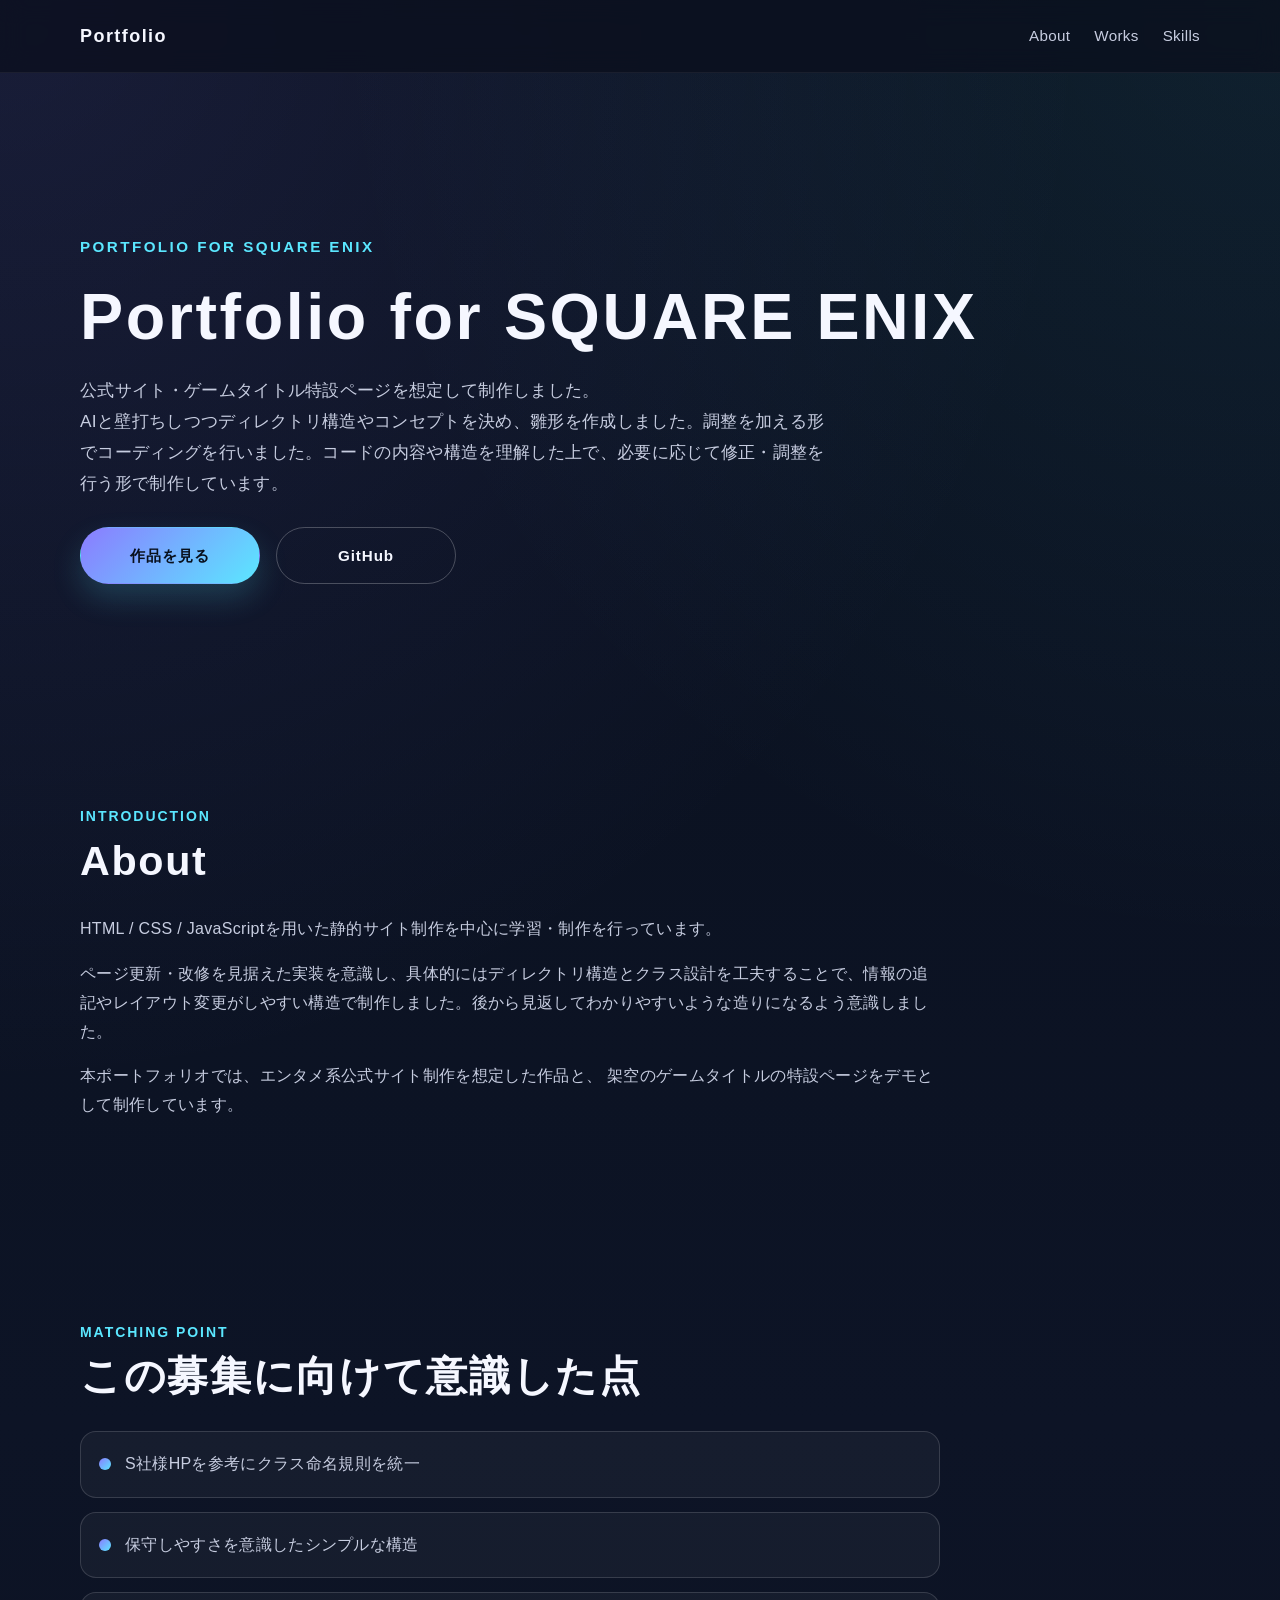
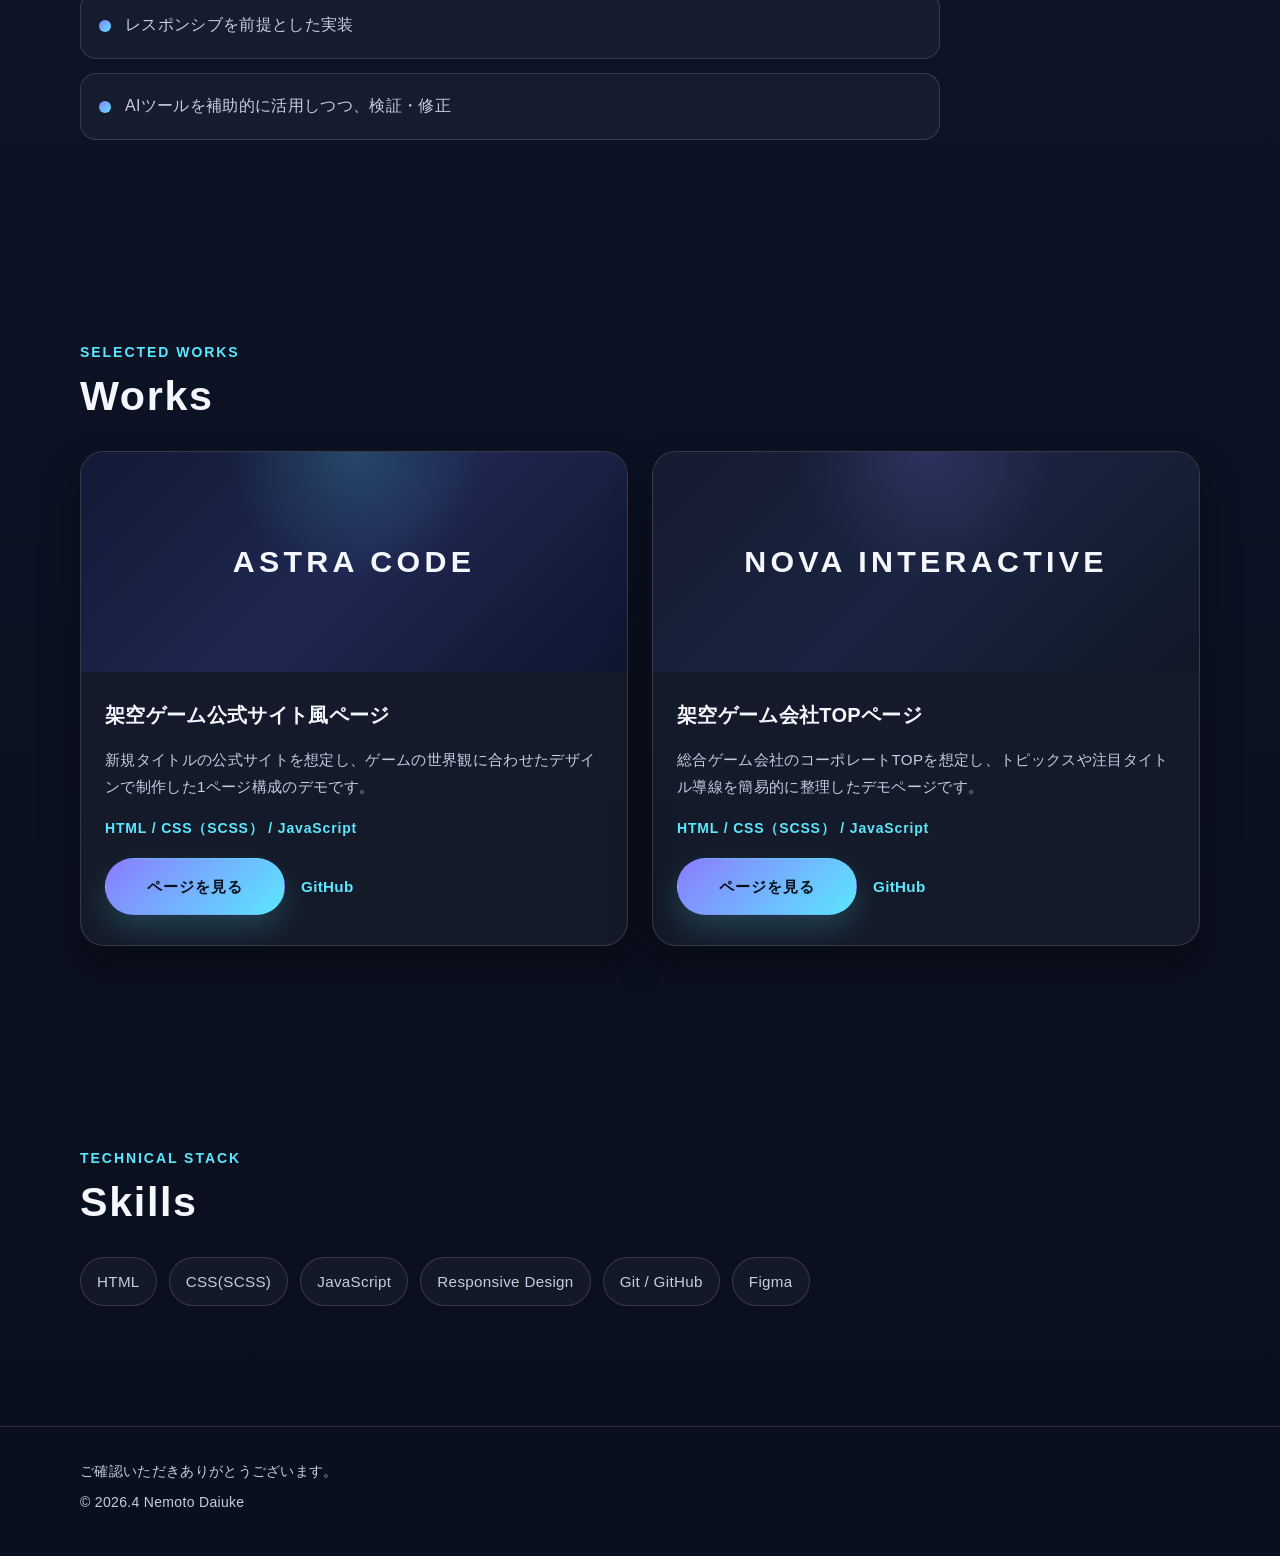
<file: index.html>
<!DOCTYPE html>
<html lang="ja">
  <head>
    <meta charset="UTF-8" />
    <meta name="viewport" content="width=device-width, initial-scale=1.0" />
    <title>Portfolio for S社様</title>
    <meta
      name="description"
      content="S社様向けポートフォリオです。"
    />
    <link rel="stylesheet" href="./assets/css/style.css" />
  </head>
  <body>
    <header class="siteHeader">
      <div class="siteHeader__inner container">
        <a href="./index.html" class="siteLogo">Portfolio</a>

        <nav class="globalNav" aria-label="メインナビゲーション">
          <ul class="globalNav__list">
            <li class="globalNav__item"><a href="#about">About</a></li>
            <li class="globalNav__item"><a href="#works">Works</a></li>
            <li class="globalNav__item"><a href="#skills">Skills</a></li>
          </ul>
        </nav>
      </div>
    </header>

    <main class="mainContents">
      <section class="portfolioMv">
        <div class="portfolioMv__inner container">
          <p class="portfolioMv__label">Portfolio for SQUARE ENIX</p>
          <h1 class="portfolioMv__title">Portfolio for SQUARE ENIX</h1>
          <p class="portfolioMv__text">
            公式サイト・ゲームタイトル特設ページを想定して制作しました。<br />
            AIと壁打ちしつつディレクトリ構造やコンセプトを決め、雛形を作成しました。調整を加える形でコーディングを行いました。コードの内容や構造を理解した上で、必要に応じて修正・調整を行う形で制作しています。
          </p>

          <div class="portfolioMv__buttons">
            <a href="#works" class="button">作品を見る</a>
            <a href="https://github.com/nt-disk/Portfolio" class="button button--outline">
              GitHub
            </a>
          </div>
        </div>
      </section>

      <section id="about" class="section portfolioAbout">
        <div class="container">
          <div class="sectionHeading">
            <p class="sectionHeading__label">Introduction</p>
            <h2 class="sectionTitle">About</h2>
          </div>

          <div class="portfolioAbout__body">
            <p class="portfolioAbout__text">
              HTML / CSS / JavaScriptを用いた静的サイト制作を中心に学習・制作を行っています。
            </p>
            <p class="portfolioAbout__text">
              ページ更新・改修を見据えた実装を意識し、具体的にはディレクトリ構造とクラス設計を工夫することで、情報の追記やレイアウト変更がしやすい構造で制作しました。後から見返してわかりやすいような造りになるよう意識しました。
            </p>
            <p class="portfolioAbout__text">
              本ポートフォリオでは、エンタメ系公式サイト制作を想定した作品と、
              架空のゲームタイトルの特設ページをデモとして制作しています。
            </p>
          </div>
        </div>
      </section>

      <section class="section portfolioPoint">
        <div class="container">
          <div class="sectionHeading">
            <p class="sectionHeading__label">Matching Point</p>
            <h2 class="sectionTitle">この募集に向けて意識した点</h2>
          </div>

          <ul class="portfolioPoint__list">
            <li class="portfolioPoint__item">
              S社様HPを参考にクラス命名規則を統一
            </li>
            <li class="portfolioPoint__item">
              保守しやすさを意識したシンプルな構造
            </li>
            <li class="portfolioPoint__item">
              レスポンシブを前提とした実装
            </li>
            <li class="portfolioPoint__item">
              AIツールを補助的に活用しつつ、検証・修正
            </li>
          </ul>
        </div>
      </section>

      <section id="works" class="section portfolioWorks">
        <div class="container">
          <div class="sectionHeading">
            <p class="sectionHeading__label">Selected Works</p>
            <h2 class="sectionTitle">Works</h2>
          </div>

          <div class="portfolioWorks__grid">
            <article class="workCard">
              <div class="workCard__visual workCard__visual--game">
                <span class="workCard__visualText">ASTRA CODE</span>
              </div>

              <div class="workCard__body">
                <h3 class="workCard__title">架空ゲーム公式サイト風ページ</h3>
                <p class="workCard__text">
                  新規タイトルの公式サイトを想定し、ゲームの世界観に合わせたデザインで制作した1ページ構成のデモです。
                </p>
                <p class="workCard__meta">HTML / CSS（SCSS） / JavaScript</p>

                <div class="workCard__links">
                  <a href="./works/game-demo-site/index.html" class="button">
                    ページを見る
                  </a>
                  <a
                    href="https://github.com/nt-disk/Portfolio/portfolio"
                    class="textLink"
                  >
                    GitHub
                  </a>
                </div>
              </div>
            </article>

            <article class="workCard">
              <div class="workCard__visual workCard__visual--company">
                <span class="workCard__visualText">NOVA INTERACTIVE</span>
              </div>

              <div class="workCard__body">
                <h3 class="workCard__title">架空ゲーム会社TOPページ</h3>
                <p class="workCard__text">
                  総合ゲーム会社のコーポレートTOPを想定し、トピックスや注目タイトル導線を簡易的に整理したデモページです。
                </p>
                <p class="workCard__meta">HTML / CSS（SCSS） / JavaScript</p>

                <div class="workCard__links">
                  <a href="./works/game-company-site/index.html" class="button">
                    ページを見る
                  </a>
                  <a
                    href="https://github.com/nt-disk/Portfolio/portfolio"
                    class="textLink"
                  >
                    GitHub
                  </a>
                </div>
              </div>
            </article>
          </div>
        </div>
      </section>

      <section id="skills" class="section portfolioSkill">
        <div class="container">
          <div class="sectionHeading">
            <p class="sectionHeading__label">Technical Stack</p>
            <h2 class="sectionTitle">Skills</h2>
          </div>

          <ul class="tagList">
            <li class="tagList__item">HTML</li>
            <li class="tagList__item">CSS(SCSS)</li>
            <li class="tagList__item">JavaScript</li>
            <li class="tagList__item">Responsive Design</li>
            <li class="tagList__item">Git / GitHub</li>
            <li class="tagList__item">Figma</li>
          </ul>
        </div>
      </section>
    </main>

    <footer class="siteFooter">
      <div class="siteFooter__inner container">
        <p class="siteFooter__text">ご確認いただきありがとうございます。</p>
        <small class="siteFooter__copy">&copy; 2026.4 Nemoto Daiuke</small>
      </div>
    </footer>
  </body>
</html>
</file>
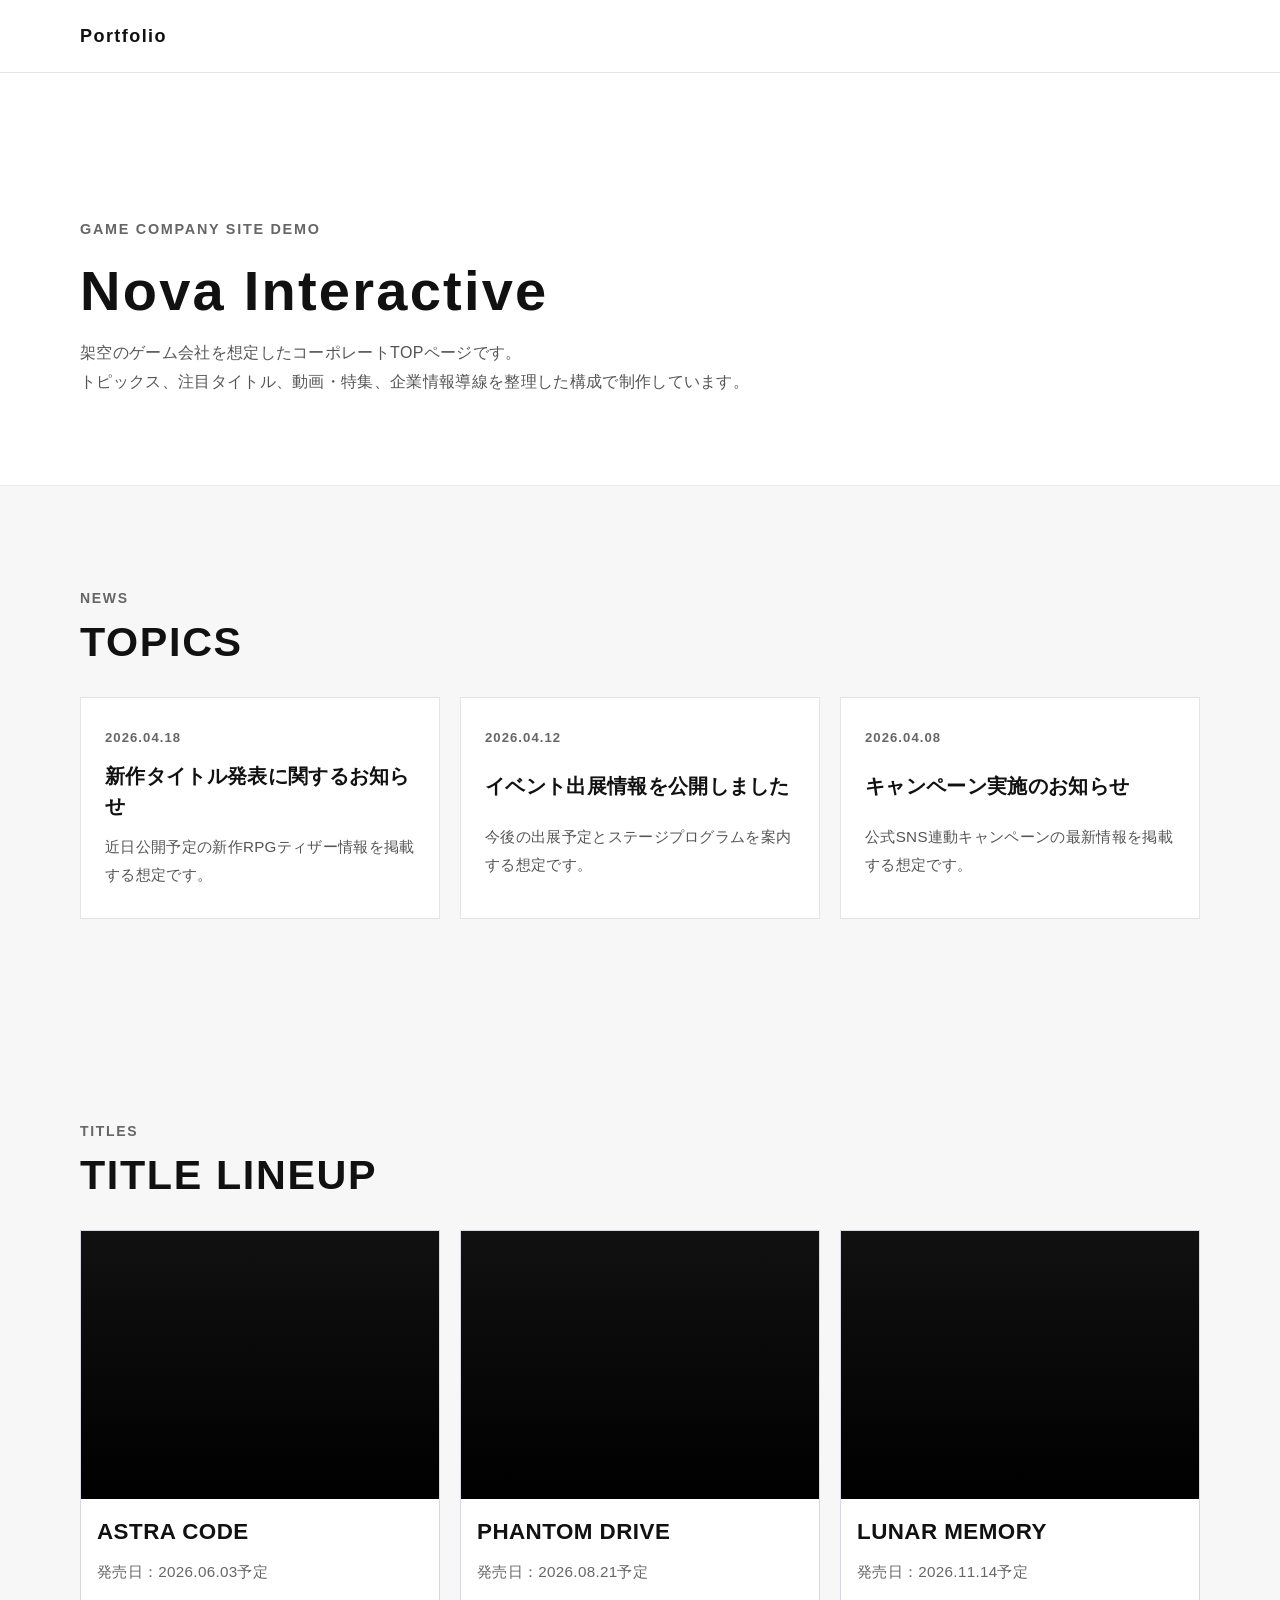
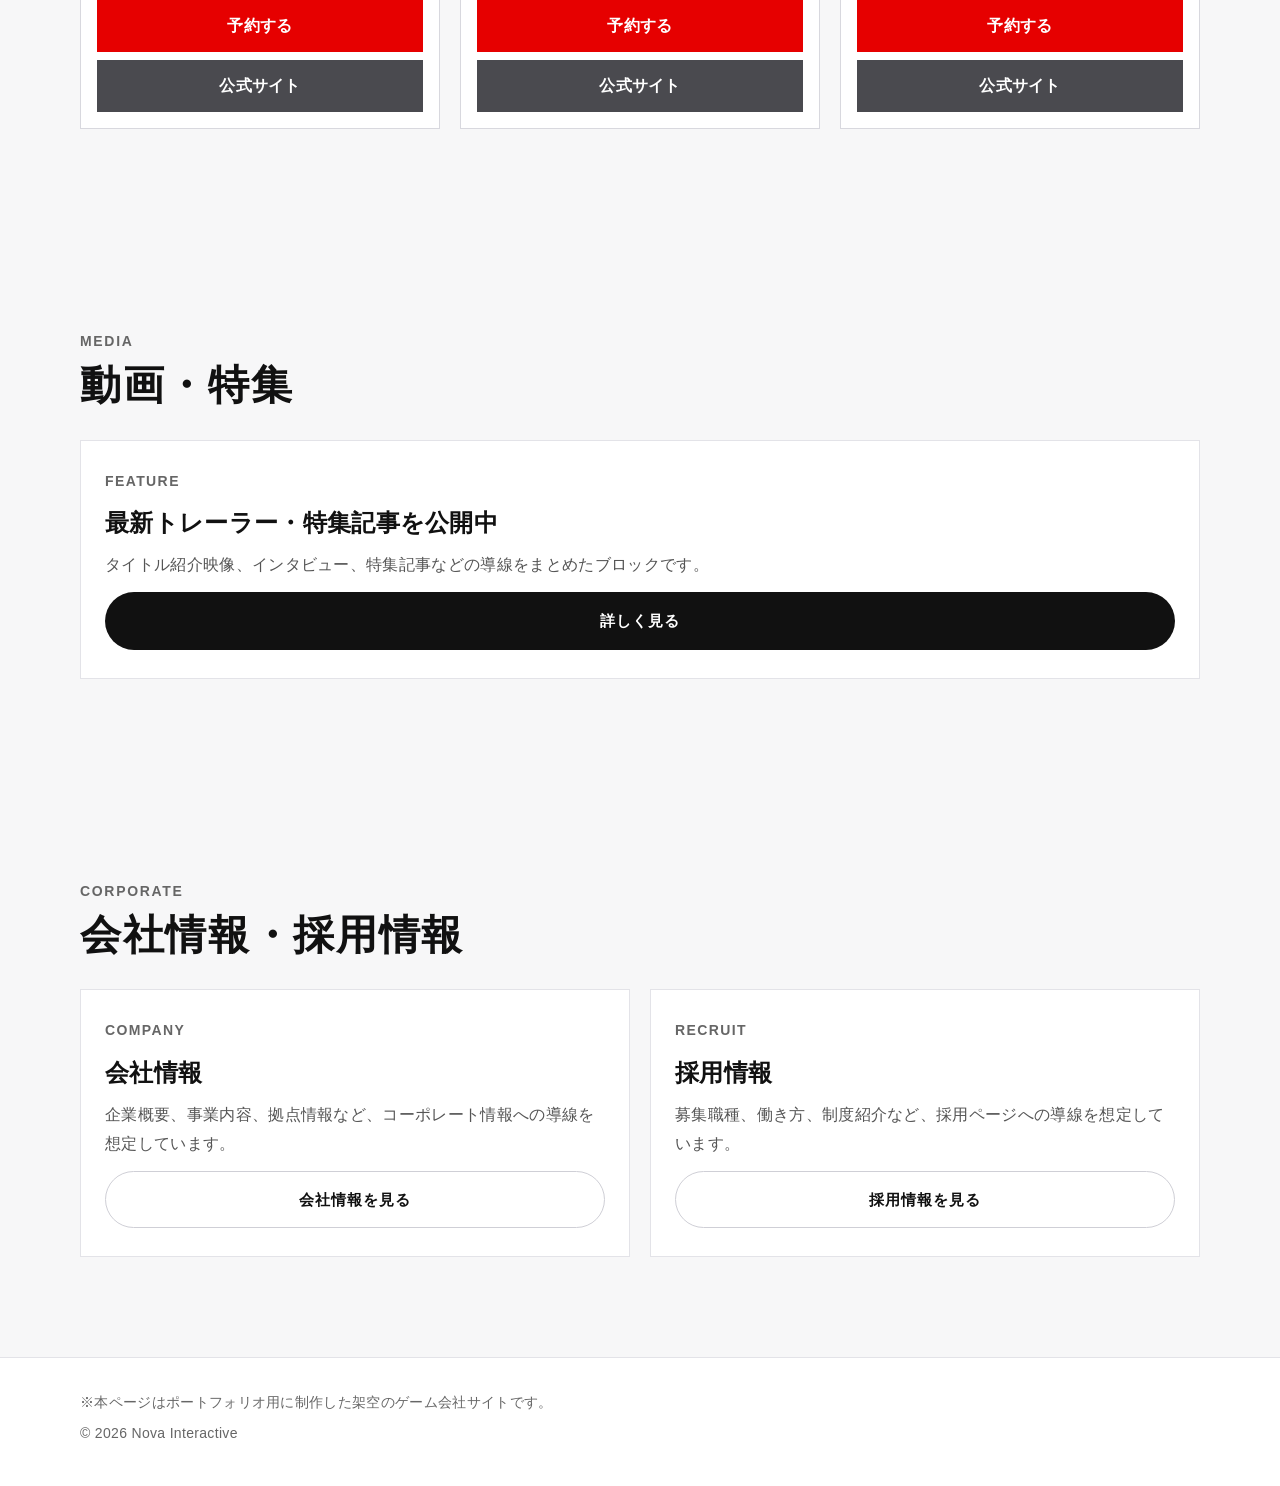
<file: works/game-company-site/index.html>
<!DOCTYPE html>
<html lang="ja">
  <head>
    <meta charset="UTF-8" />
    <meta name="viewport" content="width=device-width, initial-scale=1.0" />
    <title>Nova Interactive | Company Site Demo</title>
    <meta
      name="description"
      content="架空のゲーム会社を想定したコーポレートTOPページのデモです。"
    />
    <link rel="stylesheet" href="../../assets/css/game-company-site.css" />
  </head>
  <body class="companyPage">
    <header class="siteHeader">
      <div class="siteHeader__inner container">
        <a href="../../index.html" class="siteLogo">Portfolio</a>
      </div>
    </header>

    <main class="mainContents">
      <section class="companyMv">
        <div class="companyMv__inner container">
          <p class="companyMv__label">Game Company Site Demo</p>
          <h1 class="companyMv__title">Nova Interactive</h1>
          <p class="companyMv__text">
            架空のゲーム会社を想定したコーポレートTOPページです。<br />
            トピックス、注目タイトル、動画・特集、企業情報導線を整理した構成で制作しています。
          </p>
        </div>
      </section>

      <section class="section companyTopics">
        <div class="container">
          <div class="sectionHeading">
            <p class="sectionHeading__label">News</p>
            <h2 class="sectionTitle">TOPICS</h2>
          </div>

          <div class="companyTopics__grid">
            <article class="workCard">
              <div class="workCard__body">
                <time datetime="2026-04-18" class="workCard__meta">2026.04.18</time>
                <h3 class="workCard__title">新作タイトル発表に関するお知らせ</h3>
                <p class="workCard__text">
                  近日公開予定の新作RPGティザー情報を掲載する想定です。
                </p>
              </div>
            </article>

            <article class="workCard">
              <div class="workCard__body">
                <time datetime="2026-04-12" class="workCard__meta">2026.04.12</time>
                <h3 class="workCard__title">イベント出展情報を公開しました</h3>
                <p class="workCard__text">
                  今後の出展予定とステージプログラムを案内する想定です。
                </p>
              </div>
            </article>

            <article class="workCard">
              <div class="workCard__body">
                <time datetime="2026-04-08" class="workCard__meta">2026.04.08</time>
                <h3 class="workCard__title">キャンペーン実施のお知らせ</h3>
                <p class="workCard__text">
                  公式SNS連動キャンペーンの最新情報を掲載する想定です。
                </p>
              </div>
            </article>
          </div>
        </div>
      </section>

      <section class="section companyFeatured">
  <div class="container">
    <div class="sectionHeading">
      <p class="sectionHeading__label">Titles</p>
      <h2 class="sectionTitle">TITLE LINEUP</h2>
    </div>

    <div class="companyFeatured__grid">
      <article class="titleLineCard">
        <div class="titleLineCard__image"></div>
        <div class="titleLineCard__body">
          <h3 class="titleLineCard__title">ASTRA CODE</h3>
          <p class="titleLineCard__date">発売日：2026.06.03予定</p>

          <div class="titleLineCard__buttons">
            <a href="#" class="titleLineCard__button titleLineCard__button--reserve">
              予約する
            </a>
            <a href="#" class="titleLineCard__button titleLineCard__button--official">
              公式サイト
            </a>
          </div>
        </div>
      </article>

      <article class="titleLineCard">
        <div class="titleLineCard__image"></div>
        <div class="titleLineCard__body">
          <h3 class="titleLineCard__title">PHANTOM DRIVE</h3>
          <p class="titleLineCard__date">発売日：2026.08.21予定</p>

          <div class="titleLineCard__buttons">
            <a href="#" class="titleLineCard__button titleLineCard__button--reserve">
              予約する
            </a>
            <a href="#" class="titleLineCard__button titleLineCard__button--official">
              公式サイト
            </a>
          </div>
        </div>
      </article>

      <article class="titleLineCard">
        <div class="titleLineCard__image"></div>
        <div class="titleLineCard__body">
          <h3 class="titleLineCard__title">LUNAR MEMORY</h3>
          <p class="titleLineCard__date">発売日：2026.11.14予定</p>

          <div class="titleLineCard__buttons">
            <a href="#" class="titleLineCard__button titleLineCard__button--reserve">
              予約する
            </a>
            <a href="#" class="titleLineCard__button titleLineCard__button--official">
              公式サイト
            </a>
          </div>
        </div>
      </article>
    </div>
  </div>
</section>

      <section class="section companyMedia">
        <div class="container">
          <div class="sectionHeading">
            <p class="sectionHeading__label">Media</p>
            <h2 class="sectionTitle">動画・特集</h2>
          </div>

          <div class="campaignBox">
            <p class="campaignBox__label">Feature</p>
            <h3 class="campaignBox__title">最新トレーラー・特集記事を公開中</h3>
            <p class="campaignBox__text">
              タイトル紹介映像、インタビュー、特集記事などの導線をまとめたブロックです。
            </p>
            <a href="#" class="button">詳しく見る</a>
          </div>
        </div>
      </section>

      <section class="section companyBanner">
        <div class="container">
          <div class="sectionHeading">
            <p class="sectionHeading__label">Corporate</p>
            <h2 class="sectionTitle">会社情報・採用情報</h2>
          </div>

          <div class="companyBanner__grid">
            <div class="campaignBox">
              <p class="campaignBox__label">Company</p>
              <h3 class="campaignBox__title">会社情報</h3>
              <p class="campaignBox__text">
                企業概要、事業内容、拠点情報など、コーポレート情報への導線を想定しています。
              </p>
              <a href="#" class="button button--outline">会社情報を見る</a>
            </div>

            <div class="campaignBox">
              <p class="campaignBox__label">Recruit</p>
              <h3 class="campaignBox__title">採用情報</h3>
              <p class="campaignBox__text">
                募集職種、働き方、制度紹介など、採用ページへの導線を想定しています。
              </p>
              <a href="#" class="button button--outline">採用情報を見る</a>
            </div>
          </div>
        </div>
      </section>
    </main>

    <footer class="siteFooter">
      <div class="siteFooter__inner container">
        <p class="siteFooter__text">
          ※本ページはポートフォリオ用に制作した架空のゲーム会社サイトです。
        </p>
        <small class="siteFooter__copy">&copy; 2026 Nova Interactive</small>
      </div>
    </footer>
  </body>
</html>
</file>
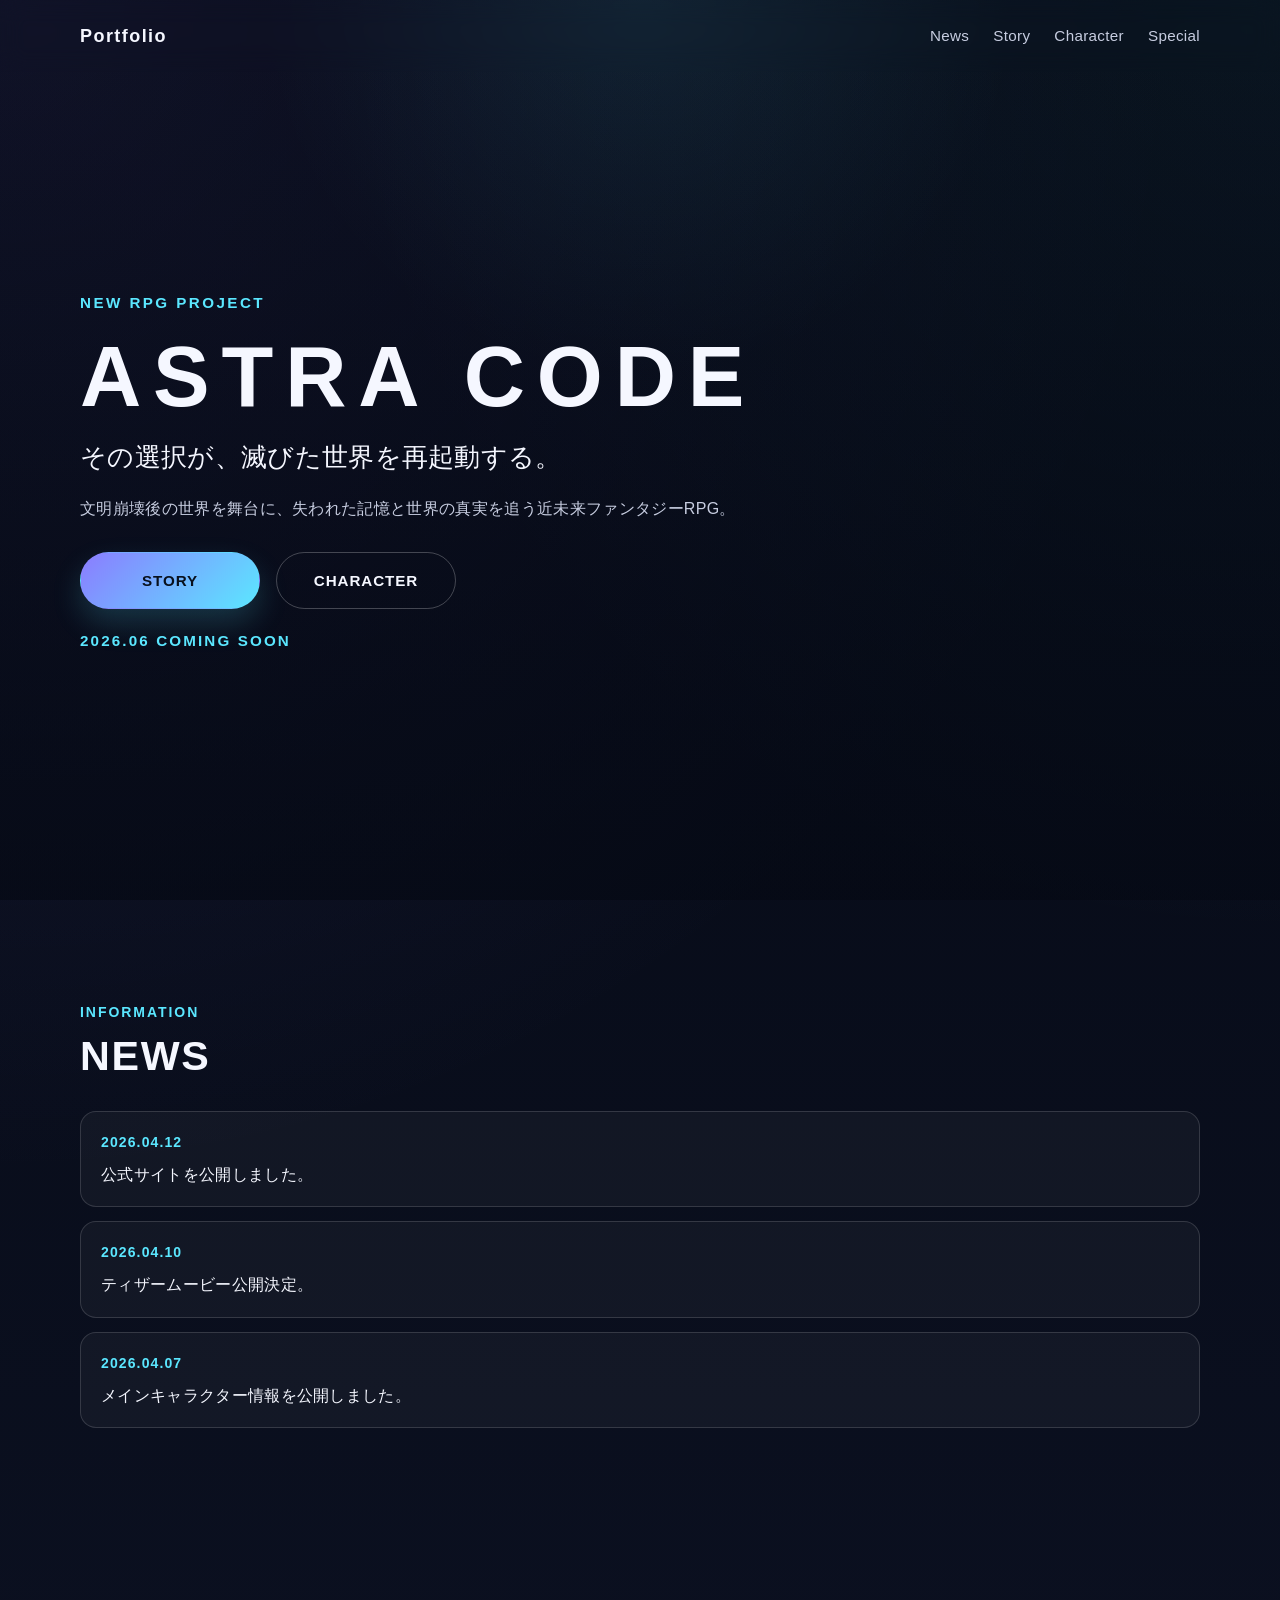
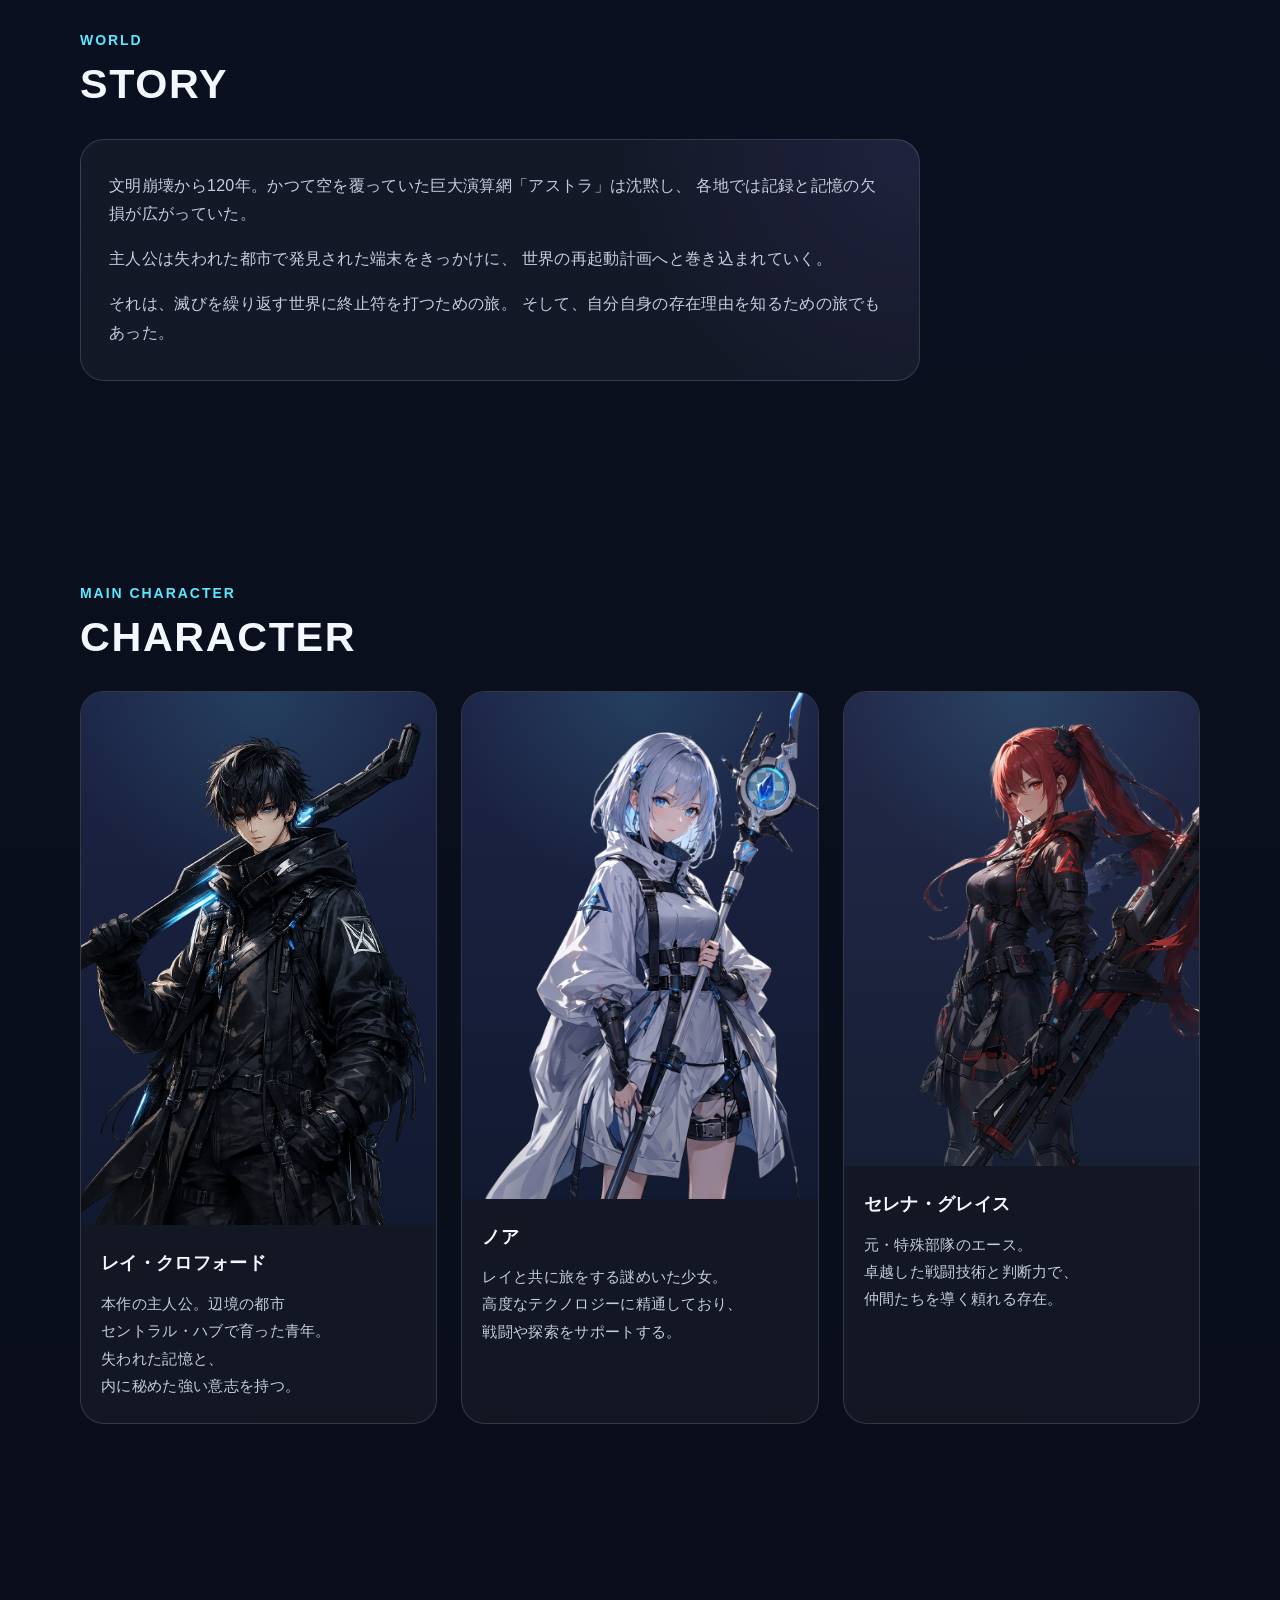
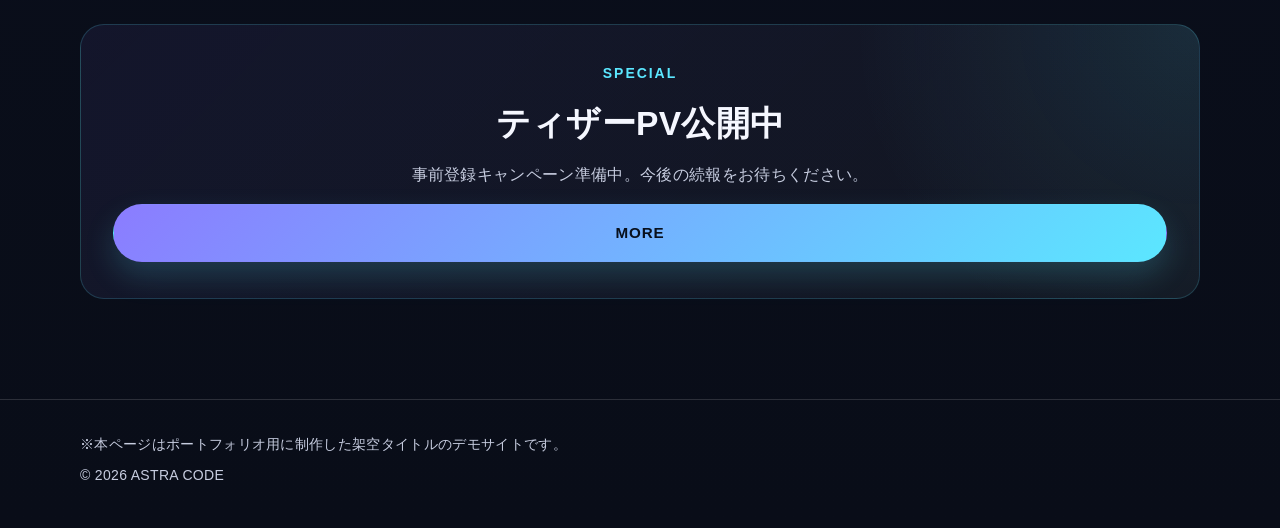
<file: works/game-demo-site/index.html>
<!DOCTYPE html>
<html lang="ja">

<head>
  <meta charset="UTF-8" />
  <meta name="viewport" content="width=device-width, initial-scale=1.0" />
  <title>ASTRA CODE | Official Site</title>
  <meta name="description" content="架空ゲームタイトル『ASTRA CODE』の公式サイト風デモページです。" />
  <link rel="stylesheet" href="../../assets/css/game-demo-site.css" />
</head>

<body class="gamePage">
  <header class="siteHeader siteHeader--overlay">
    <div class="siteHeader__inner container">
      <a href="../../index.html" class="siteLogo">Portfolio</a>

      <nav class="globalNav" aria-label="ゲームサイトナビゲーション">
        <ul class="globalNav__list">
          <li class="globalNav__item"><a href="#news">News</a></li>
          <li class="globalNav__item"><a href="#story">Story</a></li>
          <li class="globalNav__item"><a href="#character">Character</a></li>
          <li class="globalNav__item"><a href="#special">Special</a></li>
        </ul>
      </nav>
    </div>
  </header>

  <main class="mainContents">
    <section class="gameMv">
      <div class="gameMv__overlay"></div>
      <div class="gameMv__inner container">
        <p class="gameMv__label">New RPG Project</p>
        <h1 class="gameMv__title">ASTRA CODE</h1>
        <p class="gameMv__catch">その選択が、滅びた世界を再起動する。</p>
        <p class="gameMv__text">
          文明崩壊後の世界を舞台に、失われた記憶と世界の真実を追う近未来ファンタジーRPG。
        </p>

        <div class="gameMv__buttons">
          <a href="#story" class="button">STORY</a>
          <a href="#character" class="button button--outline">CHARACTER</a>
        </div>

        <p class="gameMv__release">2026.06 Coming Soon</p>
      </div>
    </section>

    <section id="news" class="section gameNews">
      <div class="container">
        <div class="sectionHeading">
          <p class="sectionHeading__label">Information</p>
          <h2 class="sectionTitle">NEWS</h2>
        </div>

        <ul class="newsList">
          <li class="newsList__item">
            <time datetime="2026-04-12" class="newsList__date">2026.04.12</time>
            <p class="newsList__title">公式サイトを公開しました。</p>
          </li>
          <li class="newsList__item">
            <time datetime="2026-04-10" class="newsList__date">2026.04.10</time>
            <p class="newsList__title">ティザームービー公開決定。</p>
          </li>
          <li class="newsList__item">
            <time datetime="2026-04-07" class="newsList__date">2026.04.07</time>
            <p class="newsList__title">メインキャラクター情報を公開しました。</p>
          </li>
        </ul>
      </div>
    </section>

    <section id="story" class="section gameStory">
      <div class="container">
        <div class="sectionHeading">
          <p class="sectionHeading__label">World</p>
          <h2 class="sectionTitle">STORY</h2>
        </div>

        <div class="gameStory__panel">
          <p class="gameStory__text">
            文明崩壊から120年。かつて空を覆っていた巨大演算網「アストラ」は沈黙し、
            各地では記録と記憶の欠損が広がっていた。
          </p>
          <p class="gameStory__text">
            主人公は失われた都市で発見された端末をきっかけに、
            世界の再起動計画へと巻き込まれていく。
          </p>
          <p class="gameStory__text">
            それは、滅びを繰り返す世界に終止符を打つための旅。
            そして、自分自身の存在理由を知るための旅でもあった。
          </p>
        </div>
      </div>
    </section>

    <section id="character" class="section gameCharacter">
      <div class="container">
        <div class="sectionHeading">
          <p class="sectionHeading__label">Main Character</p>
          <h2 class="sectionTitle">CHARACTER</h2>
        </div>

        <div class="gameCharacter__grid">
          <article class="characterCard">
            <div class="characterCard__image">
              <img src="../../assets/images/game-site/character-rei.png" alt="レイ・クロフォードのキャラクターイメージ" />
            </div>
            <div class="characterCard__body">
              <h3 class="characterCard__name">レイ・クロフォード</h3>
              <p class="characterCard__text">
                本作の主人公。辺境の都市<br>セントラル・ハブで育った青年。<br>失われた記憶と、<br>内に秘めた強い意志を持つ。
              </p>
            </div>
          </article>

          <article class="characterCard">
            <div class="characterCard__image">
              <img src="../../assets/images/game-site/character-noa.png" alt="ノアのキャラクターイメージ" />
            </div>
            <div class="characterCard__body">
              <h3 class="characterCard__name">ノア</h3>
              <p class="characterCard__text">
                レイと共に旅をする謎めいた少女。<br>高度なテクノロジーに精通しており、<br>戦闘や探索をサポートする。
              </p>
            </div>
          </article>

          <article class="characterCard">
            <div class="characterCard__image">
              <img src="../../assets/images/game-site/character-selena.png" alt="セレナ・グレイスのキャラクターイメージ" />
            </div>
            <div class="characterCard__body">
              <h3 class="characterCard__name">セレナ・グレイス</h3>
              <p class="characterCard__text">
                元・特殊部隊のエース。<br>卓越した戦闘技術と判断力で、<br>仲間たちを導く頼れる存在。
              </p>
            </div>
          </article>
        </div>
      </div>
    </section>

    <section id="special" class="section gameSpecial">
      <div class="container">
        <div class="gameSpecial__box">
          <p class="gameSpecial__label">SPECIAL</p>
          <h2 class="gameSpecial__title">ティザーPV公開中</h2>
          <p class="gameSpecial__text">
            事前登録キャンペーン準備中。今後の続報をお待ちください。
          </p>
          <a href="#" class="button">MORE</a>
        </div>
      </div>
    </section>
  </main>

  <footer class="siteFooter">
    <div class="siteFooter__inner container">
      <p class="siteFooter__text">
        ※本ページはポートフォリオ用に制作した架空タイトルのデモサイトです。
      </p>
      <small class="siteFooter__copy">&copy; 2026 ASTRA CODE</small>
    </div>
  </footer>
</body>

</html>
</file>
<file: assets/css/style.css>
*,
*::before,
*::after {
  -webkit-box-sizing: border-box;
          box-sizing: border-box;
}

html,
body,
div,
span,
applet,
object,
iframe,
h1,
h2,
h3,
h4,
h5,
h6,
p,
blockquote,
pre,
a,
abbr,
acronym,
address,
big,
cite,
code,
del,
dfn,
em,
img,
ins,
kbd,
q,
s,
samp,
small,
strong,
sub,
sup,
tt,
var,
b,
u,
i,
center,
dl,
dt,
dd,
ol,
ul,
li,
fieldset,
form,
label,
legend,
table,
caption,
tbody,
tfoot,
thead,
tr,
th,
td,
article,
aside,
canvas,
details,
embed,
figure,
figcaption,
footer,
header,
main,
menu,
nav,
output,
ruby,
section,
summary,
time,
mark,
audio,
video {
  margin: 0;
  padding: 0;
  border: 0;
}

ul,
ol {
  list-style: none;
}

table {
  border-collapse: collapse;
  border-spacing: 0;
}

html {
  scroll-behavior: smooth;
}

body {
  color: #f5f7ff;
  background: radial-gradient(circle at top right, rgba(91, 231, 255, 0.08), transparent 28%), radial-gradient(circle at top left, rgba(139, 124, 255, 0.12), transparent 32%), -webkit-gradient(linear, left top, left bottom, from(#09101d), color-stop(45%, #0d1426), to(#0a0f1d));
  background: radial-gradient(circle at top right, rgba(91, 231, 255, 0.08), transparent 28%), radial-gradient(circle at top left, rgba(139, 124, 255, 0.12), transparent 32%), linear-gradient(180deg, #09101d 0%, #0d1426 45%, #0a0f1d 100%);
  font-family: "Helvetica Neue", Arial, "Hiragino Sans", "Hiragino Kaku Gothic ProN", "Yu Gothic", Meiryo, sans-serif;
  line-height: 1.8;
  letter-spacing: 0.02em;
}

img {
  display: block;
  max-width: 100%;
  height: auto;
}

a {
  color: inherit;
  text-decoration: none;
  -webkit-transition: opacity 0.3s ease, color 0.3s ease, background-color 0.3s ease, border-color 0.3s ease, -webkit-transform 0.3s ease;
  transition: opacity 0.3s ease, color 0.3s ease, background-color 0.3s ease, border-color 0.3s ease, -webkit-transform 0.3s ease;
  transition: opacity 0.3s ease, color 0.3s ease, background-color 0.3s ease, border-color 0.3s ease, transform 0.3s ease;
  transition: opacity 0.3s ease, color 0.3s ease, background-color 0.3s ease, border-color 0.3s ease, transform 0.3s ease, -webkit-transform 0.3s ease;
}

a:hover {
  opacity: 0.85;
}

button,
input,
textarea,
select {
  font: inherit;
}

button {
  background: transparent;
  border: none;
  cursor: pointer;
}

.mainContents {
  display: block;
}

.container {
  width: min(100% - 40px, 1120px);
  margin-inline: auto;
}

.section {
  padding: 100px 0;
}

@media screen and (min-width: 768px) and (max-width: 1024px) {
  .container {
    width: min(100% - 56px, 1120px);
  }
  .section {
    padding: 84px 0;
  }
}
@media screen and (max-width: 767px) {
  .container {
    width: min(100% - 32px, 1120px);
  }
  .section {
    padding: 72px 0;
  }
}
.siteHeader {
  position: sticky;
  top: 0;
  z-index: 100;
  backdrop-filter: blur(12px);
  background: rgba(10, 15, 29, 0.72);
  border-bottom: 1px solid rgba(255, 255, 255, 0.06);
}

.siteHeader--overlay {
  position: absolute;
  inset: 0 0 auto 0;
  background: transparent;
  border-bottom: none;
}

.siteHeader__inner {
  min-height: 72px;
  display: -webkit-box;
  display: -ms-flexbox;
  display: flex;
  -webkit-box-align: center;
      -ms-flex-align: center;
          align-items: center;
  -webkit-box-pack: justify;
      -ms-flex-pack: justify;
          justify-content: space-between;
  gap: 20px;
}

.siteLogo {
  font-size: 1.125rem;
  font-weight: 700;
  letter-spacing: 0.08em;
}

.globalNav__list {
  display: -webkit-box;
  display: -ms-flexbox;
  display: flex;
  -webkit-box-align: center;
      -ms-flex-align: center;
          align-items: center;
  gap: 24px;
}

.globalNav__item a {
  color: #c7cde0;
  font-size: 0.95rem;
}

.globalNav__item a:hover {
  color: #f5f7ff;
}

@media screen and (min-width: 768px) and (max-width: 1024px) {
  .siteHeader__inner {
    min-height: 68px;
  }
  .globalNav__list {
    gap: 18px;
  }
  .globalNav__item a {
    font-size: 0.9rem;
  }
}
@media screen and (max-width: 767px) {
  .siteHeader__inner {
    min-height: 64px;
    -webkit-box-align: start;
        -ms-flex-align: start;
            align-items: flex-start;
    -webkit-box-orient: vertical;
    -webkit-box-direction: normal;
        -ms-flex-direction: column;
            flex-direction: column;
    -webkit-box-pack: center;
        -ms-flex-pack: center;
            justify-content: center;
    padding: 12px 0;
  }
  .globalNav {
    width: 100%;
  }
  .globalNav__list {
    gap: 14px;
    -ms-flex-wrap: wrap;
        flex-wrap: wrap;
    -webkit-box-pack: start;
        -ms-flex-pack: start;
            justify-content: flex-start;
  }
  .globalNav__item a {
    font-size: 0.875rem;
  }
}
.siteFooter {
  padding: 32px 0 40px;
  border-top: 1px solid rgba(255, 255, 255, 0.14);
}

.siteFooter__inner {
  display: grid;
  gap: 6px;
}

.siteFooter__text,
.siteFooter__copy {
  color: #c7cde0;
  font-size: 0.875rem;
}

.button {
  display: -webkit-inline-box;
  display: -ms-inline-flexbox;
  display: inline-flex;
  -webkit-box-align: center;
      -ms-flex-align: center;
          align-items: center;
  -webkit-box-pack: center;
      -ms-flex-pack: center;
          justify-content: center;
  min-width: 180px;
  padding: 14px 24px;
  border: 1px solid transparent;
  border-radius: 999px;
  background: linear-gradient(135deg, #8b7cff, #5be7ff);
  color: #08101d;
  font-size: 0.95rem;
  font-weight: 700;
  letter-spacing: 0.06em;
  -webkit-box-shadow: 0 14px 30px rgba(91, 231, 255, 0.18);
          box-shadow: 0 14px 30px rgba(91, 231, 255, 0.18);
  -webkit-transition: opacity 0.3s ease, border-color 0.3s ease, background-color 0.3s ease, -webkit-transform 0.3s ease;
  transition: opacity 0.3s ease, border-color 0.3s ease, background-color 0.3s ease, -webkit-transform 0.3s ease;
  transition: opacity 0.3s ease, transform 0.3s ease, border-color 0.3s ease, background-color 0.3s ease;
  transition: opacity 0.3s ease, transform 0.3s ease, border-color 0.3s ease, background-color 0.3s ease, -webkit-transform 0.3s ease;
}

.button:hover {
  -webkit-transform: translateY(-2px);
          transform: translateY(-2px);
  opacity: 1;
}

.button--outline {
  background: transparent;
  color: #f5f7ff;
  border-color: rgba(255, 255, 255, 0.24);
  -webkit-box-shadow: none;
          box-shadow: none;
}

@media screen and (min-width: 768px) and (max-width: 1024px) {
  .button {
    min-width: 164px;
    padding: 13px 22px;
    font-size: 0.9rem;
  }
}
@media screen and (max-width: 767px) {
  .button {
    min-width: 150px;
    padding: 12px 20px;
    font-size: 0.875rem;
  }
}
.sectionHeading {
  margin-bottom: 28px;
}

.sectionHeading__label {
  color: #5be7ff;
  font-size: 0.875rem;
  font-weight: 700;
  letter-spacing: 0.14em;
  text-transform: uppercase;
}

.sectionTitle {
  margin-top: 6px;
  font-size: clamp(1.75rem, 1.3rem + 1.6vw, 2.6rem);
  line-height: 1.25;
  letter-spacing: 0.04em;
}

.tagList {
  display: -webkit-box;
  display: -ms-flexbox;
  display: flex;
  -ms-flex-wrap: wrap;
      flex-wrap: wrap;
  gap: 12px;
}

.tagList__item {
  padding: 10px 16px;
  border: 1px solid rgba(255, 255, 255, 0.14);
  border-radius: 999px;
  background: rgba(255, 255, 255, 0.04);
  color: #c7cde0;
  font-size: 0.95rem;
}

.workCard {
  display: grid;
  border: 1px solid rgba(255, 255, 255, 0.14);
  border-radius: 24px;
  overflow: hidden;
  background: rgba(255, 255, 255, 0.04);
  -webkit-box-shadow: 0 20px 40px rgba(0, 0, 0, 0.35);
          box-shadow: 0 20px 40px rgba(0, 0, 0, 0.35);
}

.workCard__visual {
  min-height: 220px;
  display: grid;
  place-items: center;
  padding: 24px;
  text-align: center;
}

.workCard__visual--game {
  background: radial-gradient(circle at top, rgba(91, 231, 255, 0.18), transparent 36%), linear-gradient(135deg, #111a35 0%, #1f2751 50%, #0e1630 100%);
}

.workCard__visual--company {
  background: radial-gradient(circle at top, rgba(139, 124, 255, 0.18), transparent 36%), linear-gradient(135deg, #151b30 0%, #1a2440 50%, #101827 100%);
}

.workCard__visualText {
  font-size: clamp(1.4rem, 1.1rem + 1vw, 2rem);
  font-weight: 800;
  letter-spacing: 0.14em;
}

.workCard__body {
  display: grid;
  gap: 16px;
  padding: 28px 24px 30px;
}

.workCard__title {
  font-size: 1.25rem;
  line-height: 1.5;
}

.workCard__text {
  color: #c7cde0;
  font-size: 0.95rem;
}

.workCard__meta {
  color: #5be7ff;
  font-size: 0.875rem;
  font-weight: 700;
  letter-spacing: 0.06em;
}

.workCard__links {
  display: -webkit-box;
  display: -ms-flexbox;
  display: flex;
  -ms-flex-wrap: wrap;
      flex-wrap: wrap;
  -webkit-box-align: center;
      -ms-flex-align: center;
          align-items: center;
  gap: 16px;
}

.textLink {
  color: #5be7ff;
  font-size: 0.95rem;
  font-weight: 700;
}

.newsList {
  display: grid;
  gap: 14px;
}

.newsList__item {
  display: grid;
  gap: 6px;
  padding: 18px 20px;
  border: 1px solid rgba(255, 255, 255, 0.14);
  border-radius: 16px;
  background: rgba(255, 255, 255, 0.04);
}

.newsList__date {
  color: #5be7ff;
  font-size: 0.875rem;
  font-weight: 700;
  letter-spacing: 0.08em;
}

.newsList__title {
  font-size: 1rem;
  line-height: 1.7;
}

.characterCard {
  border: 1px solid rgba(255, 255, 255, 0.14);
  border-radius: 24px;
  overflow: hidden;
  background: rgba(255, 255, 255, 0.04);
}

.characterCard__image {
  min-height: 240px;
  background: radial-gradient(circle at top, rgba(91, 231, 255, 0.14), transparent 36%), -webkit-gradient(linear, left top, left bottom, from(#1d2446), to(#111a30));
  background: radial-gradient(circle at top, rgba(91, 231, 255, 0.14), transparent 36%), linear-gradient(180deg, #1d2446 0%, #111a30 100%);
}

.characterCard__body {
  display: grid;
  gap: 10px;
  padding: 22px 20px 24px;
}

.characterCard__name {
  font-size: 1.125rem;
}

.characterCard__text {
  color: #c7cde0;
  font-size: 0.95rem;
}

.campaignBox {
  display: grid;
  gap: 14px;
  padding: 28px 24px;
  border: 1px solid rgba(91, 231, 255, 0.18);
  border-radius: 24px;
  background: radial-gradient(circle at top right, rgba(91, 231, 255, 0.12), transparent 35%), rgba(255, 255, 255, 0.04);
}

.campaignBox__label {
  color: #5be7ff;
  font-size: 0.875rem;
  font-weight: 700;
  letter-spacing: 0.12em;
  text-transform: uppercase;
}

.campaignBox__title {
  font-size: 1.5rem;
  line-height: 1.4;
}

.campaignBox__text {
  color: #c7cde0;
}

@media screen and (min-width: 768px) and (max-width: 1024px) {
  .workCard__visual {
    min-height: 200px;
  }
  .workCard__body {
    padding: 24px 20px 26px;
  }
  .characterCard__image {
    min-height: 210px;
  }
  .campaignBox {
    padding: 26px 22px;
  }
  .campaignBox__title {
    font-size: 1.35rem;
  }
}
@media screen and (max-width: 767px) {
  .workCard__visual {
    min-height: 180px;
  }
  .workCard__body {
    padding: 24px 18px 24px;
  }
  .workCard__links {
    gap: 12px;
  }
  .characterCard__image {
    min-height: 180px;
  }
  .campaignBox {
    padding: 22px 18px;
  }
  .campaignBox__title {
    font-size: 1.25rem;
  }
}
.portfolioMv {
  padding: 160px 0 120px;
}

.portfolioMv__inner {
  display: grid;
  gap: 20px;
}

.portfolioMv__label {
  color: #5be7ff;
  font-size: 0.95rem;
  font-weight: 700;
  letter-spacing: 0.16em;
  text-transform: uppercase;
}

.portfolioMv__title {
  font-size: clamp(2.6rem, 1.8rem + 2.8vw, 4.8rem);
  line-height: 1.15;
  letter-spacing: 0.04em;
}

.portfolioMv__text {
  max-width: 760px;
  color: #c7cde0;
  font-size: clamp(1rem, 0.92rem + 0.2vw, 1.125rem);
}

.portfolioMv__buttons {
  display: -webkit-box;
  display: -ms-flexbox;
  display: flex;
  -ms-flex-wrap: wrap;
      flex-wrap: wrap;
  gap: 16px;
  margin-top: 8px;
}

.portfolioAbout__body {
  display: grid;
  gap: 16px;
  max-width: 860px;
}

.portfolioAbout__text {
  color: #c7cde0;
}

.portfolioPoint__list {
  display: grid;
  gap: 14px;
  max-width: 860px;
}

.portfolioPoint__item {
  position: relative;
  padding: 18px 20px 18px 44px;
  border: 1px solid rgba(255, 255, 255, 0.14);
  border-radius: 16px;
  background: rgba(255, 255, 255, 0.04);
  color: #c7cde0;
}

.portfolioPoint__item::before {
  content: "";
  position: absolute;
  top: 50%;
  left: 18px;
  width: 12px;
  height: 12px;
  border-radius: 50%;
  background: linear-gradient(135deg, #8b7cff, #5be7ff);
  -webkit-transform: translateY(-50%);
          transform: translateY(-50%);
}

.portfolioWorks__grid {
  display: grid;
  grid-template-columns: repeat(2, minmax(0, 1fr));
  gap: 24px;
}

.portfolioSkill {
  padding-bottom: 120px;
}

@media screen and (min-width: 768px) and (max-width: 1024px) {
  .portfolioMv {
    padding: 136px 0 96px;
  }
  .portfolioMv__inner {
    gap: 18px;
  }
  .portfolioMv__text {
    max-width: 680px;
  }
  .portfolioWorks__grid {
    gap: 20px;
  }
  .portfolioPoint__item {
    padding: 17px 18px 17px 42px;
  }
  .portfolioPoint__item::before {
    left: 17px;
  }
  .portfolioSkill {
    padding-bottom: 96px;
  }
}
@media screen and (max-width: 767px) {
  .portfolioMv {
    padding: 120px 0 84px;
  }
  .portfolioMv__inner {
    gap: 16px;
  }
  .portfolioMv__buttons {
    gap: 12px;
  }
  .portfolioWorks__grid {
    grid-template-columns: 1fr;
  }
  .portfolioPoint__item {
    padding: 16px 16px 16px 40px;
  }
  .portfolioPoint__item::before {
    left: 16px;
  }
  .portfolioSkill {
    padding-bottom: 72px;
  }
}
</file>
<file: assets/css/game-company-site.css>
*,
*::before,
*::after {
  -webkit-box-sizing: border-box;
          box-sizing: border-box;
}

html,
body,
div,
span,
applet,
object,
iframe,
h1,
h2,
h3,
h4,
h5,
h6,
p,
blockquote,
pre,
a,
abbr,
acronym,
address,
big,
cite,
code,
del,
dfn,
em,
img,
ins,
kbd,
q,
s,
samp,
small,
strong,
sub,
sup,
tt,
var,
b,
u,
i,
center,
dl,
dt,
dd,
ol,
ul,
li,
fieldset,
form,
label,
legend,
table,
caption,
tbody,
tfoot,
thead,
tr,
th,
td,
article,
aside,
canvas,
details,
embed,
figure,
figcaption,
footer,
header,
main,
menu,
nav,
output,
ruby,
section,
summary,
time,
mark,
audio,
video {
  margin: 0;
  padding: 0;
  border: 0;
}

ul,
ol {
  list-style: none;
}

table {
  border-collapse: collapse;
  border-spacing: 0;
}

html {
  scroll-behavior: smooth;
}

body {
  color: #f5f7ff;
  background: radial-gradient(circle at top right, rgba(91, 231, 255, 0.08), transparent 28%), radial-gradient(circle at top left, rgba(139, 124, 255, 0.12), transparent 32%), -webkit-gradient(linear, left top, left bottom, from(#09101d), color-stop(45%, #0d1426), to(#0a0f1d));
  background: radial-gradient(circle at top right, rgba(91, 231, 255, 0.08), transparent 28%), radial-gradient(circle at top left, rgba(139, 124, 255, 0.12), transparent 32%), linear-gradient(180deg, #09101d 0%, #0d1426 45%, #0a0f1d 100%);
  font-family: "Helvetica Neue", Arial, "Hiragino Sans", "Hiragino Kaku Gothic ProN", "Yu Gothic", Meiryo, sans-serif;
  line-height: 1.8;
  letter-spacing: 0.02em;
}

img {
  display: block;
  max-width: 100%;
  height: auto;
}

a {
  color: inherit;
  text-decoration: none;
  -webkit-transition: opacity 0.3s ease, color 0.3s ease, background-color 0.3s ease, border-color 0.3s ease, -webkit-transform 0.3s ease;
  transition: opacity 0.3s ease, color 0.3s ease, background-color 0.3s ease, border-color 0.3s ease, -webkit-transform 0.3s ease;
  transition: opacity 0.3s ease, color 0.3s ease, background-color 0.3s ease, border-color 0.3s ease, transform 0.3s ease;
  transition: opacity 0.3s ease, color 0.3s ease, background-color 0.3s ease, border-color 0.3s ease, transform 0.3s ease, -webkit-transform 0.3s ease;
}

a:hover {
  opacity: 0.85;
}

button,
input,
textarea,
select {
  font: inherit;
}

button {
  background: transparent;
  border: none;
  cursor: pointer;
}

.mainContents {
  display: block;
}

.container {
  width: min(100% - 40px, 1120px);
  margin-inline: auto;
}

.section {
  padding: 100px 0;
}

@media screen and (min-width: 768px) and (max-width: 1024px) {
  .container {
    width: min(100% - 56px, 1120px);
  }
  .section {
    padding: 84px 0;
  }
}
@media screen and (max-width: 767px) {
  .container {
    width: min(100% - 32px, 1120px);
  }
  .section {
    padding: 72px 0;
  }
}
.siteHeader {
  position: sticky;
  top: 0;
  z-index: 100;
  backdrop-filter: blur(12px);
  background: rgba(10, 15, 29, 0.72);
  border-bottom: 1px solid rgba(255, 255, 255, 0.06);
}

.siteHeader--overlay {
  position: absolute;
  inset: 0 0 auto 0;
  background: transparent;
  border-bottom: none;
}

.siteHeader__inner {
  min-height: 72px;
  display: -webkit-box;
  display: -ms-flexbox;
  display: flex;
  -webkit-box-align: center;
      -ms-flex-align: center;
          align-items: center;
  -webkit-box-pack: justify;
      -ms-flex-pack: justify;
          justify-content: space-between;
  gap: 20px;
}

.siteLogo {
  font-size: 1.125rem;
  font-weight: 700;
  letter-spacing: 0.08em;
}

.globalNav__list {
  display: -webkit-box;
  display: -ms-flexbox;
  display: flex;
  -webkit-box-align: center;
      -ms-flex-align: center;
          align-items: center;
  gap: 24px;
}

.globalNav__item a {
  color: #c7cde0;
  font-size: 0.95rem;
}

.globalNav__item a:hover {
  color: #f5f7ff;
}

@media screen and (min-width: 768px) and (max-width: 1024px) {
  .siteHeader__inner {
    min-height: 68px;
  }
  .globalNav__list {
    gap: 18px;
  }
  .globalNav__item a {
    font-size: 0.9rem;
  }
}
@media screen and (max-width: 767px) {
  .siteHeader__inner {
    min-height: 64px;
    -webkit-box-align: start;
        -ms-flex-align: start;
            align-items: flex-start;
    -webkit-box-orient: vertical;
    -webkit-box-direction: normal;
        -ms-flex-direction: column;
            flex-direction: column;
    -webkit-box-pack: center;
        -ms-flex-pack: center;
            justify-content: center;
    padding: 12px 0;
  }
  .globalNav {
    width: 100%;
  }
  .globalNav__list {
    gap: 14px;
    -ms-flex-wrap: wrap;
        flex-wrap: wrap;
    -webkit-box-pack: start;
        -ms-flex-pack: start;
            justify-content: flex-start;
  }
  .globalNav__item a {
    font-size: 0.875rem;
  }
}
.siteFooter {
  padding: 32px 0 40px;
  border-top: 1px solid rgba(255, 255, 255, 0.14);
}

.siteFooter__inner {
  display: grid;
  gap: 6px;
}

.siteFooter__text,
.siteFooter__copy {
  color: #c7cde0;
  font-size: 0.875rem;
}

.button {
  display: -webkit-inline-box;
  display: -ms-inline-flexbox;
  display: inline-flex;
  -webkit-box-align: center;
      -ms-flex-align: center;
          align-items: center;
  -webkit-box-pack: center;
      -ms-flex-pack: center;
          justify-content: center;
  min-width: 180px;
  padding: 14px 24px;
  border: 1px solid transparent;
  border-radius: 999px;
  background: linear-gradient(135deg, #8b7cff, #5be7ff);
  color: #08101d;
  font-size: 0.95rem;
  font-weight: 700;
  letter-spacing: 0.06em;
  -webkit-box-shadow: 0 14px 30px rgba(91, 231, 255, 0.18);
          box-shadow: 0 14px 30px rgba(91, 231, 255, 0.18);
  -webkit-transition: opacity 0.3s ease, border-color 0.3s ease, background-color 0.3s ease, -webkit-transform 0.3s ease;
  transition: opacity 0.3s ease, border-color 0.3s ease, background-color 0.3s ease, -webkit-transform 0.3s ease;
  transition: opacity 0.3s ease, transform 0.3s ease, border-color 0.3s ease, background-color 0.3s ease;
  transition: opacity 0.3s ease, transform 0.3s ease, border-color 0.3s ease, background-color 0.3s ease, -webkit-transform 0.3s ease;
}

.button:hover {
  -webkit-transform: translateY(-2px);
          transform: translateY(-2px);
  opacity: 1;
}

.button--outline {
  background: transparent;
  color: #f5f7ff;
  border-color: rgba(255, 255, 255, 0.24);
  -webkit-box-shadow: none;
          box-shadow: none;
}

@media screen and (min-width: 768px) and (max-width: 1024px) {
  .button {
    min-width: 164px;
    padding: 13px 22px;
    font-size: 0.9rem;
  }
}
@media screen and (max-width: 767px) {
  .button {
    min-width: 150px;
    padding: 12px 20px;
    font-size: 0.875rem;
  }
}
.sectionHeading {
  margin-bottom: 28px;
}

.sectionHeading__label {
  color: #5be7ff;
  font-size: 0.875rem;
  font-weight: 700;
  letter-spacing: 0.14em;
  text-transform: uppercase;
}

.sectionTitle {
  margin-top: 6px;
  font-size: clamp(1.75rem, 1.3rem + 1.6vw, 2.6rem);
  line-height: 1.25;
  letter-spacing: 0.04em;
}

.tagList {
  display: -webkit-box;
  display: -ms-flexbox;
  display: flex;
  -ms-flex-wrap: wrap;
      flex-wrap: wrap;
  gap: 12px;
}

.tagList__item {
  padding: 10px 16px;
  border: 1px solid rgba(255, 255, 255, 0.14);
  border-radius: 999px;
  background: rgba(255, 255, 255, 0.04);
  color: #c7cde0;
  font-size: 0.95rem;
}

.workCard {
  display: grid;
  border: 1px solid rgba(255, 255, 255, 0.14);
  border-radius: 24px;
  overflow: hidden;
  background: rgba(255, 255, 255, 0.04);
  -webkit-box-shadow: 0 20px 40px rgba(0, 0, 0, 0.35);
          box-shadow: 0 20px 40px rgba(0, 0, 0, 0.35);
}

.workCard__visual {
  min-height: 220px;
  display: grid;
  place-items: center;
  padding: 24px;
  text-align: center;
}

.workCard__visual--game {
  background: radial-gradient(circle at top, rgba(91, 231, 255, 0.18), transparent 36%), linear-gradient(135deg, #111a35 0%, #1f2751 50%, #0e1630 100%);
}

.workCard__visual--company {
  background: radial-gradient(circle at top, rgba(139, 124, 255, 0.18), transparent 36%), linear-gradient(135deg, #151b30 0%, #1a2440 50%, #101827 100%);
}

.workCard__visualText {
  font-size: clamp(1.4rem, 1.1rem + 1vw, 2rem);
  font-weight: 800;
  letter-spacing: 0.14em;
}

.workCard__body {
  display: grid;
  gap: 16px;
  padding: 28px 24px 30px;
}

.workCard__title {
  font-size: 1.25rem;
  line-height: 1.5;
}

.workCard__text {
  color: #c7cde0;
  font-size: 0.95rem;
}

.workCard__meta {
  color: #5be7ff;
  font-size: 0.875rem;
  font-weight: 700;
  letter-spacing: 0.06em;
}

.workCard__links {
  display: -webkit-box;
  display: -ms-flexbox;
  display: flex;
  -ms-flex-wrap: wrap;
      flex-wrap: wrap;
  -webkit-box-align: center;
      -ms-flex-align: center;
          align-items: center;
  gap: 16px;
}

.textLink {
  color: #5be7ff;
  font-size: 0.95rem;
  font-weight: 700;
}

.newsList {
  display: grid;
  gap: 14px;
}

.newsList__item {
  display: grid;
  gap: 6px;
  padding: 18px 20px;
  border: 1px solid rgba(255, 255, 255, 0.14);
  border-radius: 16px;
  background: rgba(255, 255, 255, 0.04);
}

.newsList__date {
  color: #5be7ff;
  font-size: 0.875rem;
  font-weight: 700;
  letter-spacing: 0.08em;
}

.newsList__title {
  font-size: 1rem;
  line-height: 1.7;
}

.characterCard {
  border: 1px solid rgba(255, 255, 255, 0.14);
  border-radius: 24px;
  overflow: hidden;
  background: rgba(255, 255, 255, 0.04);
}

.characterCard__image {
  min-height: 240px;
  background: radial-gradient(circle at top, rgba(91, 231, 255, 0.14), transparent 36%), -webkit-gradient(linear, left top, left bottom, from(#1d2446), to(#111a30));
  background: radial-gradient(circle at top, rgba(91, 231, 255, 0.14), transparent 36%), linear-gradient(180deg, #1d2446 0%, #111a30 100%);
}

.characterCard__body {
  display: grid;
  gap: 10px;
  padding: 22px 20px 24px;
}

.characterCard__name {
  font-size: 1.125rem;
}

.characterCard__text {
  color: #c7cde0;
  font-size: 0.95rem;
}

.campaignBox {
  display: grid;
  gap: 14px;
  padding: 28px 24px;
  border: 1px solid rgba(91, 231, 255, 0.18);
  border-radius: 24px;
  background: radial-gradient(circle at top right, rgba(91, 231, 255, 0.12), transparent 35%), rgba(255, 255, 255, 0.04);
}

.campaignBox__label {
  color: #5be7ff;
  font-size: 0.875rem;
  font-weight: 700;
  letter-spacing: 0.12em;
  text-transform: uppercase;
}

.campaignBox__title {
  font-size: 1.5rem;
  line-height: 1.4;
}

.campaignBox__text {
  color: #c7cde0;
}

@media screen and (min-width: 768px) and (max-width: 1024px) {
  .workCard__visual {
    min-height: 200px;
  }
  .workCard__body {
    padding: 24px 20px 26px;
  }
  .characterCard__image {
    min-height: 210px;
  }
  .campaignBox {
    padding: 26px 22px;
  }
  .campaignBox__title {
    font-size: 1.35rem;
  }
}
@media screen and (max-width: 767px) {
  .workCard__visual {
    min-height: 180px;
  }
  .workCard__body {
    padding: 24px 18px 24px;
  }
  .workCard__links {
    gap: 12px;
  }
  .characterCard__image {
    min-height: 180px;
  }
  .campaignBox {
    padding: 22px 18px;
  }
  .campaignBox__title {
    font-size: 1.25rem;
  }
}
.companyPage {
  background: #f7f7f8;
  color: #222;
}

.companyPage .siteHeader {
  background: rgba(255, 255, 255, 0.92);
  border-bottom: 1px solid #e4e4e7;
  backdrop-filter: blur(10px);
}

.companyPage .siteLogo {
  color: #111;
}

.companyPage .globalNav__item a {
  color: #555;
}

.companyPage .globalNav__item a:hover {
  color: #111;
}

.companyPage .sectionHeading__label {
  color: #666;
  letter-spacing: 0.12em;
}

.companyPage .sectionTitle {
  color: #111;
}

.companyMv {
  padding: 144px 0 88px;
  background: #ffffff;
  border-bottom: 1px solid #ececf0;
}

.companyMv__inner {
  display: grid;
  gap: 16px;
}

.companyMv__label {
  color: #666;
  font-size: 0.9rem;
  font-weight: 700;
  letter-spacing: 0.12em;
  text-transform: uppercase;
}

.companyMv__title {
  color: #111;
  font-size: clamp(2.4rem, 1.9rem + 2vw, 4rem);
  line-height: 1.15;
  letter-spacing: 0.04em;
}

.companyMv__text {
  max-width: 760px;
  color: #555;
}

.companyTopics,
.companyFeatured,
.companyMedia,
.companyBanner {
  background: #f7f7f8;
}

.companyTopics__grid {
  display: grid;
  grid-template-columns: repeat(3, minmax(0, 1fr));
  gap: 20px;
}

.companyFeatured__grid {
  display: grid;
  grid-template-columns: repeat(3, minmax(0, 1fr));
  gap: 20px;
}

.companyBanner__grid {
  display: grid;
  grid-template-columns: repeat(2, minmax(0, 1fr));
  gap: 20px;
}

/* company page only: common card tone adjustment */
.companyPage .workCard,
.companyPage .campaignBox {
  border: 1px solid #e3e3e8;
  border-radius: 0px;
  background: #fff;
  -webkit-box-shadow: none;
          box-shadow: none;
}

.companyPage .workCard__body,
.companyPage .campaignBox {
  gap: 12px;
}

.companyPage .workCard__title,
.companyPage .campaignBox__title {
  color: #111;
}

.companyPage .workCard__text,
.companyPage .campaignBox__text {
  color: #555;
}

.companyPage .workCard__meta {
  color: #666;
  font-size: 0.82rem;
  font-weight: 700;
  letter-spacing: 0.08em;
}

.companyPage .campaignBox {
  max-width: 100%;
  padding: 28px 24px;
  background: #fff;
}

.companyPage .campaignBox__label {
  color: #666;
  letter-spacing: 0.1em;
}

.companyPage .button {
  background: #111;
  color: #fff;
  -webkit-box-shadow: none;
          box-shadow: none;
}

.companyPage .button:hover {
  opacity: 0.9;
  -webkit-transform: none;
          transform: none;
}

.companyPage .button--outline {
  background: #fff;
  color: #111;
  border-color: #cfcfd6;
}

.companyPage .siteFooter {
  border-top: 1px solid #e3e3e8;
  background: #fff;
}

.companyPage .siteFooter__text,
.companyPage .siteFooter__copy {
  color: #666;
}

/* title lineup card */
.titleLineCard {
  overflow: hidden;
  border: 1px solid #d8d8de;
  border-radius: 0px;
  background: #ffffff;
}

.titleLineCard__image {
  aspect-ratio: 4/3;
  background: -webkit-gradient(linear, left top, left bottom, from(#111), to(#000));
  background: linear-gradient(180deg, #111 0%, #000 100%);
}

.titleLineCard__body {
  display: grid;
  gap: 12px;
  padding: 18px 16px 16px;
}

.titleLineCard__title {
  color: #111;
  font-size: 1.4rem;
  line-height: 1.35;
  letter-spacing: 0.02em;
}

.titleLineCard__date {
  color: #666;
  font-size: 0.95rem;
  line-height: 1.6;
}

.titleLineCard__buttons {
  display: grid;
  gap: 8px;
  margin-top: 4px;
}

.titleLineCard__button {
  display: -webkit-box;
  display: -ms-flexbox;
  display: flex;
  -webkit-box-align: center;
      -ms-flex-align: center;
          align-items: center;
  -webkit-box-pack: center;
      -ms-flex-pack: center;
          justify-content: center;
  min-height: 52px;
  padding: 12px 16px;
  border-radius: 0;
  font-size: 1rem;
  font-weight: 700;
  line-height: 1.4;
  text-align: center;
  -webkit-transition: opacity 0.3s ease;
  transition: opacity 0.3s ease;
}

.titleLineCard__button:hover {
  opacity: 0.9;
}

.titleLineCard__button--reserve {
  background: #e60000;
  color: #fff;
}

.titleLineCard__button--official {
  background: #4a4a4f;
  color: #fff;
}

@media screen and (min-width: 768px) and (max-width: 1024px) {
  .companyMv {
    padding: 124px 0 80px;
  }
  .companyMv__inner {
    gap: 14px;
  }
  .companyMv__text {
    max-width: 680px;
  }
  .companyTopics__grid,
  .companyFeatured__grid {
    grid-template-columns: repeat(2, minmax(0, 1fr));
    gap: 18px;
  }
  .companyBanner__grid {
    grid-template-columns: 1fr;
    gap: 18px;
  }
  .companyPage .campaignBox {
    padding: 24px 20px;
  }
  .titleLineCard__title {
    font-size: 1.25rem;
  }
}
@media screen and (max-width: 767px) {
  .companyMv {
    padding: 112px 0 72px;
  }
  .companyMv__inner {
    gap: 14px;
  }
  .companyTopics__grid,
  .companyFeatured__grid,
  .companyBanner__grid {
    grid-template-columns: 1fr;
  }
  .companyPage .campaignBox {
    padding: 22px 18px;
  }
  .titleLineCard__body {
    padding: 16px 14px 14px;
  }
  .titleLineCard__title {
    font-size: 1.2rem;
  }
  .titleLineCard__button {
    min-height: 48px;
    font-size: 0.95rem;
  }
}
</file>
<file: assets/css/game-demo-site.css>
*,
*::before,
*::after {
  -webkit-box-sizing: border-box;
          box-sizing: border-box;
}

html,
body,
div,
span,
applet,
object,
iframe,
h1,
h2,
h3,
h4,
h5,
h6,
p,
blockquote,
pre,
a,
abbr,
acronym,
address,
big,
cite,
code,
del,
dfn,
em,
img,
ins,
kbd,
q,
s,
samp,
small,
strong,
sub,
sup,
tt,
var,
b,
u,
i,
center,
dl,
dt,
dd,
ol,
ul,
li,
fieldset,
form,
label,
legend,
table,
caption,
tbody,
tfoot,
thead,
tr,
th,
td,
article,
aside,
canvas,
details,
embed,
figure,
figcaption,
footer,
header,
main,
menu,
nav,
output,
ruby,
section,
summary,
time,
mark,
audio,
video {
  margin: 0;
  padding: 0;
  border: 0;
}

ul,
ol {
  list-style: none;
}

table {
  border-collapse: collapse;
  border-spacing: 0;
}

html {
  scroll-behavior: smooth;
}

body {
  color: #f5f7ff;
  background: radial-gradient(circle at top right, rgba(91, 231, 255, 0.08), transparent 28%), radial-gradient(circle at top left, rgba(139, 124, 255, 0.12), transparent 32%), -webkit-gradient(linear, left top, left bottom, from(#09101d), color-stop(45%, #0d1426), to(#0a0f1d));
  background: radial-gradient(circle at top right, rgba(91, 231, 255, 0.08), transparent 28%), radial-gradient(circle at top left, rgba(139, 124, 255, 0.12), transparent 32%), linear-gradient(180deg, #09101d 0%, #0d1426 45%, #0a0f1d 100%);
  font-family: "Helvetica Neue", Arial, "Hiragino Sans", "Hiragino Kaku Gothic ProN", "Yu Gothic", Meiryo, sans-serif;
  line-height: 1.8;
  letter-spacing: 0.02em;
}

img {
  display: block;
  max-width: 100%;
  height: auto;
}

a {
  color: inherit;
  text-decoration: none;
  -webkit-transition: opacity 0.3s ease, color 0.3s ease, background-color 0.3s ease, border-color 0.3s ease, -webkit-transform 0.3s ease;
  transition: opacity 0.3s ease, color 0.3s ease, background-color 0.3s ease, border-color 0.3s ease, -webkit-transform 0.3s ease;
  transition: opacity 0.3s ease, color 0.3s ease, background-color 0.3s ease, border-color 0.3s ease, transform 0.3s ease;
  transition: opacity 0.3s ease, color 0.3s ease, background-color 0.3s ease, border-color 0.3s ease, transform 0.3s ease, -webkit-transform 0.3s ease;
}

a:hover {
  opacity: 0.85;
}

button,
input,
textarea,
select {
  font: inherit;
}

button {
  background: transparent;
  border: none;
  cursor: pointer;
}

.mainContents {
  display: block;
}

.container {
  width: min(100% - 40px, 1120px);
  margin-inline: auto;
}

.section {
  padding: 100px 0;
}

@media screen and (min-width: 768px) and (max-width: 1024px) {
  .container {
    width: min(100% - 56px, 1120px);
  }
  .section {
    padding: 84px 0;
  }
}
@media screen and (max-width: 767px) {
  .container {
    width: min(100% - 32px, 1120px);
  }
  .section {
    padding: 72px 0;
  }
}
.siteHeader {
  position: sticky;
  top: 0;
  z-index: 100;
  backdrop-filter: blur(12px);
  background: rgba(10, 15, 29, 0.72);
  border-bottom: 1px solid rgba(255, 255, 255, 0.06);
}

.siteHeader--overlay {
  position: absolute;
  inset: 0 0 auto 0;
  background: transparent;
  border-bottom: none;
}

.siteHeader__inner {
  min-height: 72px;
  display: -webkit-box;
  display: -ms-flexbox;
  display: flex;
  -webkit-box-align: center;
      -ms-flex-align: center;
          align-items: center;
  -webkit-box-pack: justify;
      -ms-flex-pack: justify;
          justify-content: space-between;
  gap: 20px;
}

.siteLogo {
  font-size: 1.125rem;
  font-weight: 700;
  letter-spacing: 0.08em;
}

.globalNav__list {
  display: -webkit-box;
  display: -ms-flexbox;
  display: flex;
  -webkit-box-align: center;
      -ms-flex-align: center;
          align-items: center;
  gap: 24px;
}

.globalNav__item a {
  color: #c7cde0;
  font-size: 0.95rem;
}

.globalNav__item a:hover {
  color: #f5f7ff;
}

@media screen and (min-width: 768px) and (max-width: 1024px) {
  .siteHeader__inner {
    min-height: 68px;
  }
  .globalNav__list {
    gap: 18px;
  }
  .globalNav__item a {
    font-size: 0.9rem;
  }
}
@media screen and (max-width: 767px) {
  .siteHeader__inner {
    min-height: 64px;
    -webkit-box-align: start;
        -ms-flex-align: start;
            align-items: flex-start;
    -webkit-box-orient: vertical;
    -webkit-box-direction: normal;
        -ms-flex-direction: column;
            flex-direction: column;
    -webkit-box-pack: center;
        -ms-flex-pack: center;
            justify-content: center;
    padding: 12px 0;
  }
  .globalNav {
    width: 100%;
  }
  .globalNav__list {
    gap: 14px;
    -ms-flex-wrap: wrap;
        flex-wrap: wrap;
    -webkit-box-pack: start;
        -ms-flex-pack: start;
            justify-content: flex-start;
  }
  .globalNav__item a {
    font-size: 0.875rem;
  }
}
.siteFooter {
  padding: 32px 0 40px;
  border-top: 1px solid rgba(255, 255, 255, 0.14);
}

.siteFooter__inner {
  display: grid;
  gap: 6px;
}

.siteFooter__text,
.siteFooter__copy {
  color: #c7cde0;
  font-size: 0.875rem;
}

.button {
  display: -webkit-inline-box;
  display: -ms-inline-flexbox;
  display: inline-flex;
  -webkit-box-align: center;
      -ms-flex-align: center;
          align-items: center;
  -webkit-box-pack: center;
      -ms-flex-pack: center;
          justify-content: center;
  min-width: 180px;
  padding: 14px 24px;
  border: 1px solid transparent;
  border-radius: 999px;
  background: linear-gradient(135deg, #8b7cff, #5be7ff);
  color: #08101d;
  font-size: 0.95rem;
  font-weight: 700;
  letter-spacing: 0.06em;
  -webkit-box-shadow: 0 14px 30px rgba(91, 231, 255, 0.18);
          box-shadow: 0 14px 30px rgba(91, 231, 255, 0.18);
  -webkit-transition: opacity 0.3s ease, border-color 0.3s ease, background-color 0.3s ease, -webkit-transform 0.3s ease;
  transition: opacity 0.3s ease, border-color 0.3s ease, background-color 0.3s ease, -webkit-transform 0.3s ease;
  transition: opacity 0.3s ease, transform 0.3s ease, border-color 0.3s ease, background-color 0.3s ease;
  transition: opacity 0.3s ease, transform 0.3s ease, border-color 0.3s ease, background-color 0.3s ease, -webkit-transform 0.3s ease;
}

.button:hover {
  -webkit-transform: translateY(-2px);
          transform: translateY(-2px);
  opacity: 1;
}

.button--outline {
  background: transparent;
  color: #f5f7ff;
  border-color: rgba(255, 255, 255, 0.24);
  -webkit-box-shadow: none;
          box-shadow: none;
}

@media screen and (min-width: 768px) and (max-width: 1024px) {
  .button {
    min-width: 164px;
    padding: 13px 22px;
    font-size: 0.9rem;
  }
}
@media screen and (max-width: 767px) {
  .button {
    min-width: 150px;
    padding: 12px 20px;
    font-size: 0.875rem;
  }
}
.sectionHeading {
  margin-bottom: 28px;
}

.sectionHeading__label {
  color: #5be7ff;
  font-size: 0.875rem;
  font-weight: 700;
  letter-spacing: 0.14em;
  text-transform: uppercase;
}

.sectionTitle {
  margin-top: 6px;
  font-size: clamp(1.75rem, 1.3rem + 1.6vw, 2.6rem);
  line-height: 1.25;
  letter-spacing: 0.04em;
}

.tagList {
  display: -webkit-box;
  display: -ms-flexbox;
  display: flex;
  -ms-flex-wrap: wrap;
      flex-wrap: wrap;
  gap: 12px;
}

.tagList__item {
  padding: 10px 16px;
  border: 1px solid rgba(255, 255, 255, 0.14);
  border-radius: 999px;
  background: rgba(255, 255, 255, 0.04);
  color: #c7cde0;
  font-size: 0.95rem;
}

.workCard {
  display: grid;
  border: 1px solid rgba(255, 255, 255, 0.14);
  border-radius: 24px;
  overflow: hidden;
  background: rgba(255, 255, 255, 0.04);
  -webkit-box-shadow: 0 20px 40px rgba(0, 0, 0, 0.35);
          box-shadow: 0 20px 40px rgba(0, 0, 0, 0.35);
}

.workCard__visual {
  min-height: 220px;
  display: grid;
  place-items: center;
  padding: 24px;
  text-align: center;
}

.workCard__visual--game {
  background: radial-gradient(circle at top, rgba(91, 231, 255, 0.18), transparent 36%), linear-gradient(135deg, #111a35 0%, #1f2751 50%, #0e1630 100%);
}

.workCard__visual--company {
  background: radial-gradient(circle at top, rgba(139, 124, 255, 0.18), transparent 36%), linear-gradient(135deg, #151b30 0%, #1a2440 50%, #101827 100%);
}

.workCard__visualText {
  font-size: clamp(1.4rem, 1.1rem + 1vw, 2rem);
  font-weight: 800;
  letter-spacing: 0.14em;
}

.workCard__body {
  display: grid;
  gap: 16px;
  padding: 28px 24px 30px;
}

.workCard__title {
  font-size: 1.25rem;
  line-height: 1.5;
}

.workCard__text {
  color: #c7cde0;
  font-size: 0.95rem;
}

.workCard__meta {
  color: #5be7ff;
  font-size: 0.875rem;
  font-weight: 700;
  letter-spacing: 0.06em;
}

.workCard__links {
  display: -webkit-box;
  display: -ms-flexbox;
  display: flex;
  -ms-flex-wrap: wrap;
      flex-wrap: wrap;
  -webkit-box-align: center;
      -ms-flex-align: center;
          align-items: center;
  gap: 16px;
}

.textLink {
  color: #5be7ff;
  font-size: 0.95rem;
  font-weight: 700;
}

.newsList {
  display: grid;
  gap: 14px;
}

.newsList__item {
  display: grid;
  gap: 6px;
  padding: 18px 20px;
  border: 1px solid rgba(255, 255, 255, 0.14);
  border-radius: 16px;
  background: rgba(255, 255, 255, 0.04);
}

.newsList__date {
  color: #5be7ff;
  font-size: 0.875rem;
  font-weight: 700;
  letter-spacing: 0.08em;
}

.newsList__title {
  font-size: 1rem;
  line-height: 1.7;
}

.characterCard {
  border: 1px solid rgba(255, 255, 255, 0.14);
  border-radius: 24px;
  overflow: hidden;
  background: rgba(255, 255, 255, 0.04);
}

.characterCard__image {
  min-height: 240px;
  background: radial-gradient(circle at top, rgba(91, 231, 255, 0.14), transparent 36%), -webkit-gradient(linear, left top, left bottom, from(#1d2446), to(#111a30));
  background: radial-gradient(circle at top, rgba(91, 231, 255, 0.14), transparent 36%), linear-gradient(180deg, #1d2446 0%, #111a30 100%);
}

.characterCard__body {
  display: grid;
  gap: 10px;
  padding: 22px 20px 24px;
}

.characterCard__name {
  font-size: 1.125rem;
}

.characterCard__text {
  color: #c7cde0;
  font-size: 0.95rem;
}

.campaignBox {
  display: grid;
  gap: 14px;
  padding: 28px 24px;
  border: 1px solid rgba(91, 231, 255, 0.18);
  border-radius: 24px;
  background: radial-gradient(circle at top right, rgba(91, 231, 255, 0.12), transparent 35%), rgba(255, 255, 255, 0.04);
}

.campaignBox__label {
  color: #5be7ff;
  font-size: 0.875rem;
  font-weight: 700;
  letter-spacing: 0.12em;
  text-transform: uppercase;
}

.campaignBox__title {
  font-size: 1.5rem;
  line-height: 1.4;
}

.campaignBox__text {
  color: #c7cde0;
}

@media screen and (min-width: 768px) and (max-width: 1024px) {
  .workCard__visual {
    min-height: 200px;
  }
  .workCard__body {
    padding: 24px 20px 26px;
  }
  .characterCard__image {
    min-height: 210px;
  }
  .campaignBox {
    padding: 26px 22px;
  }
  .campaignBox__title {
    font-size: 1.35rem;
  }
}
@media screen and (max-width: 767px) {
  .workCard__visual {
    min-height: 180px;
  }
  .workCard__body {
    padding: 24px 18px 24px;
  }
  .workCard__links {
    gap: 12px;
  }
  .characterCard__image {
    min-height: 180px;
  }
  .campaignBox {
    padding: 22px 18px;
  }
  .campaignBox__title {
    font-size: 1.25rem;
  }
}
.gamePage {
  background: radial-gradient(circle at top right, rgba(91, 231, 255, 0.08), transparent 24%), radial-gradient(circle at top left, rgba(139, 124, 255, 0.12), transparent 30%), -webkit-gradient(linear, left top, left bottom, from(#050914), color-stop(45%, #0b1020), to(#090d18));
  background: radial-gradient(circle at top right, rgba(91, 231, 255, 0.08), transparent 24%), radial-gradient(circle at top left, rgba(139, 124, 255, 0.12), transparent 30%), linear-gradient(180deg, #050914 0%, #0b1020 45%, #090d18 100%);
}

.gameMv {
  position: relative;
  display: -webkit-box;
  display: -ms-flexbox;
  display: flex;
  -webkit-box-align: center;
      -ms-flex-align: center;
          align-items: center;
  min-height: 100svh;
  padding: 140px 0 96px;
  overflow: hidden;
}

.gameMv__overlay {
  position: absolute;
  inset: 0;
  background: -webkit-gradient(linear, left top, left bottom, from(rgba(5, 9, 20, 0.3)), to(rgba(5, 9, 20, 0.72))), radial-gradient(circle at top center, rgba(91, 231, 255, 0.12), transparent 34%);
  background: linear-gradient(180deg, rgba(5, 9, 20, 0.3) 0%, rgba(5, 9, 20, 0.72) 100%), radial-gradient(circle at top center, rgba(91, 231, 255, 0.12), transparent 34%);
  pointer-events: none;
}

.gameMv__inner {
  position: relative;
  z-index: 1;
  display: grid;
  gap: 18px;
}

.gameMv__label {
  color: #5be7ff;
  font-size: 0.95rem;
  font-weight: 700;
  letter-spacing: 0.16em;
  text-transform: uppercase;
}

.gameMv__title {
  font-size: clamp(3rem, 2.1rem + 4vw, 6.2rem);
  line-height: 1;
  letter-spacing: 0.14em;
}

.gameMv__catch {
  font-size: clamp(1.2rem, 1rem + 0.8vw, 1.8rem);
  line-height: 1.5;
}

.gameMv__text {
  max-width: 700px;
  color: #c7cde0;
}

.gameMv__buttons {
  display: -webkit-box;
  display: -ms-flexbox;
  display: flex;
  -ms-flex-wrap: wrap;
      flex-wrap: wrap;
  gap: 16px;
  margin-top: 10px;
}

.gameMv__release {
  color: #5be7ff;
  font-size: 0.95rem;
  font-weight: 700;
  letter-spacing: 0.14em;
  text-transform: uppercase;
}

.gameStory__panel {
  display: grid;
  gap: 16px;
  max-width: 840px;
  padding: 32px 28px;
  border: 1px solid rgba(255, 255, 255, 0.14);
  border-radius: 24px;
  background: radial-gradient(circle at top right, rgba(139, 124, 255, 0.1), transparent 34%), rgba(255, 255, 255, 0.04);
}

.gameStory__text {
  color: #c7cde0;
}

.gameCharacter__grid {
  display: grid;
  grid-template-columns: repeat(3, minmax(0, 1fr));
  gap: 24px;
}

.gameSpecial__box {
  display: grid;
  gap: 14px;
  padding: 36px 32px;
  border: 1px solid rgba(91, 231, 255, 0.18);
  border-radius: 24px;
  background: radial-gradient(circle at top right, rgba(91, 231, 255, 0.1), transparent 30%), linear-gradient(135deg, rgba(139, 124, 255, 0.08), rgba(255, 255, 255, 0.04));
  text-align: center;
}

.gameSpecial__label {
  color: #5be7ff;
  font-size: 0.875rem;
  font-weight: 700;
  letter-spacing: 0.14em;
  text-transform: uppercase;
}

.gameSpecial__title {
  font-size: clamp(1.6rem, 1.3rem + 1vw, 2.2rem);
  line-height: 1.4;
}

.gameSpecial__text {
  max-width: 640px;
  margin-inline: auto;
  color: #c7cde0;
}

@media screen and (min-width: 768px) and (max-width: 1024px) {
  .gameMv {
    min-height: auto;
    padding: 128px 0 84px;
  }
  .gameMv__inner {
    gap: 16px;
  }
  .gameMv__text {
    max-width: 620px;
  }
  .gameCharacter__grid {
    grid-template-columns: repeat(2, minmax(0, 1fr));
    gap: 20px;
  }
  .gameStory__panel {
    padding: 28px 24px;
  }
  .gameSpecial__box {
    padding: 30px 24px;
  }
}
@media screen and (max-width: 767px) {
  .gameMv {
    min-height: auto;
    padding: 120px 0 80px;
  }
  .gameMv__inner {
    gap: 14px;
  }
  .gameMv__buttons {
    gap: 12px;
  }
  .gameCharacter__grid {
    grid-template-columns: 1fr;
  }
  .gameStory__panel,
  .gameSpecial__box {
    padding: 24px 20px;
  }
}
</file>
